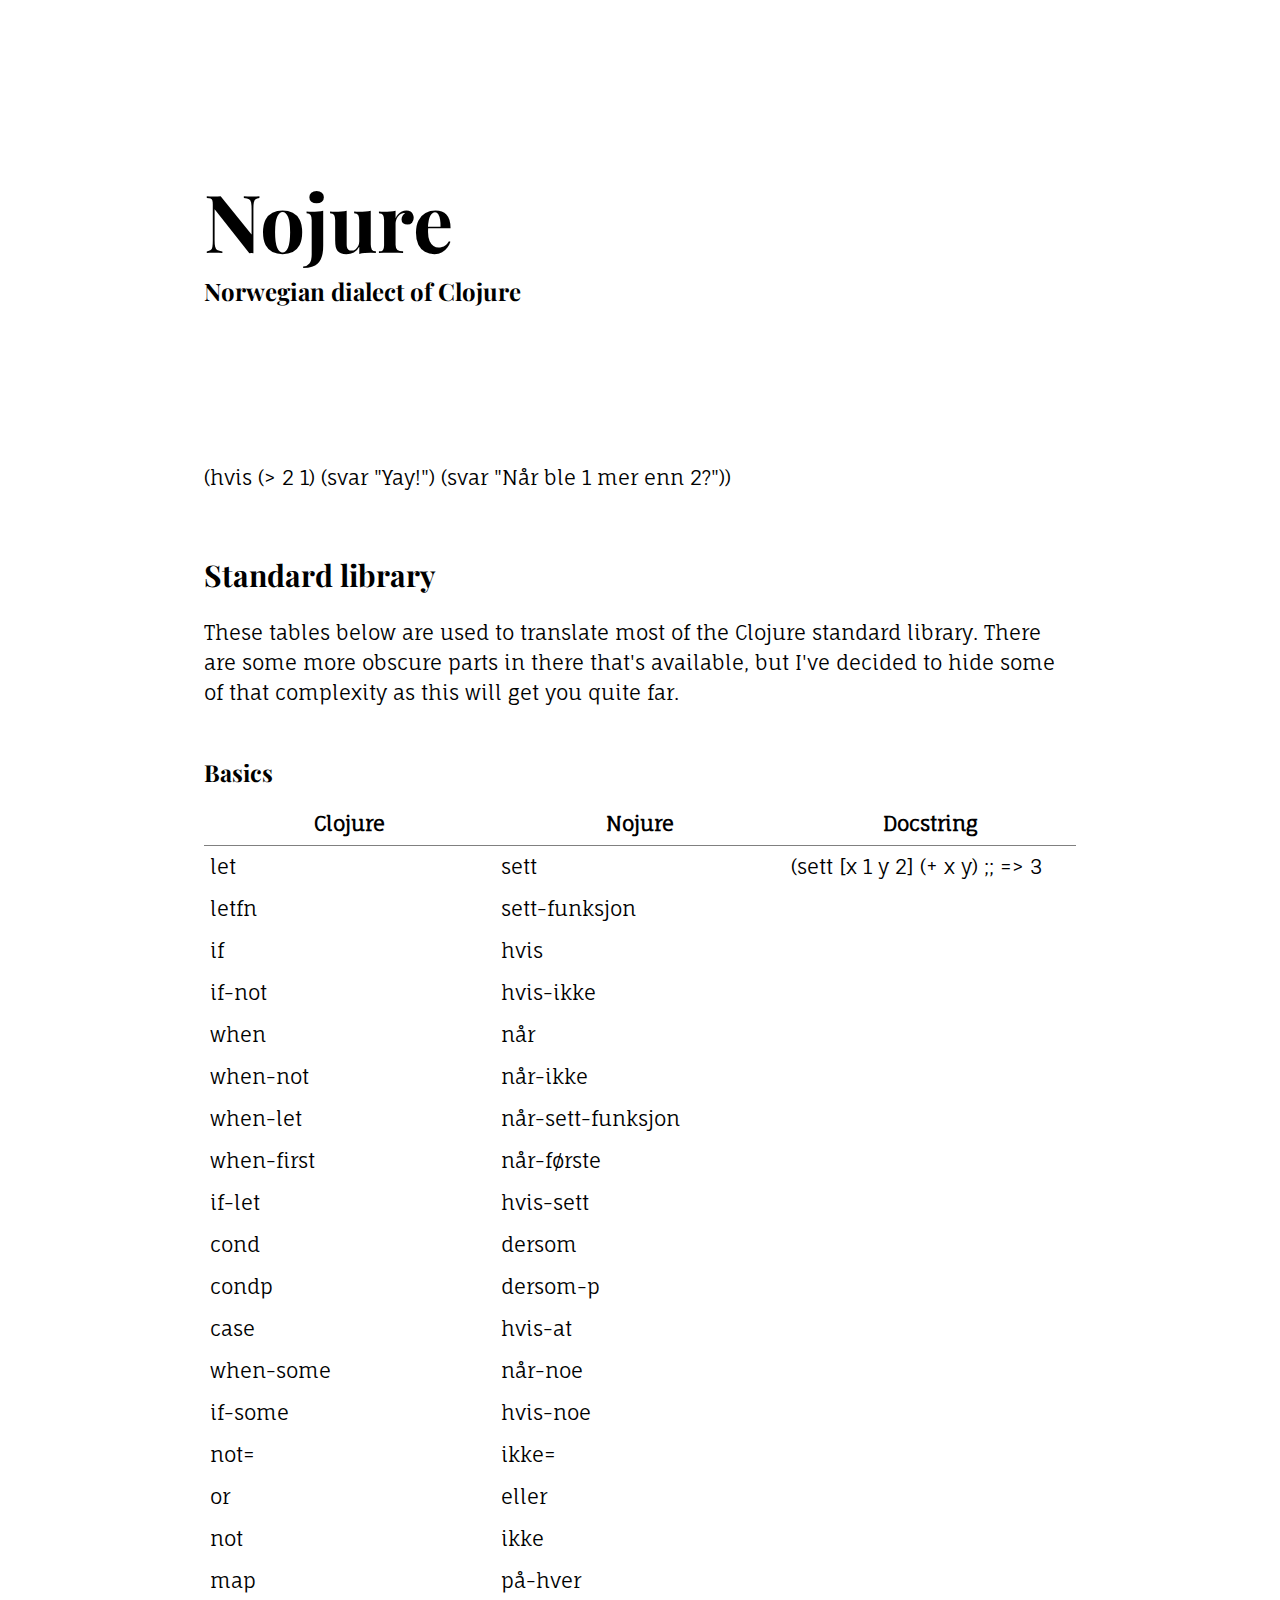
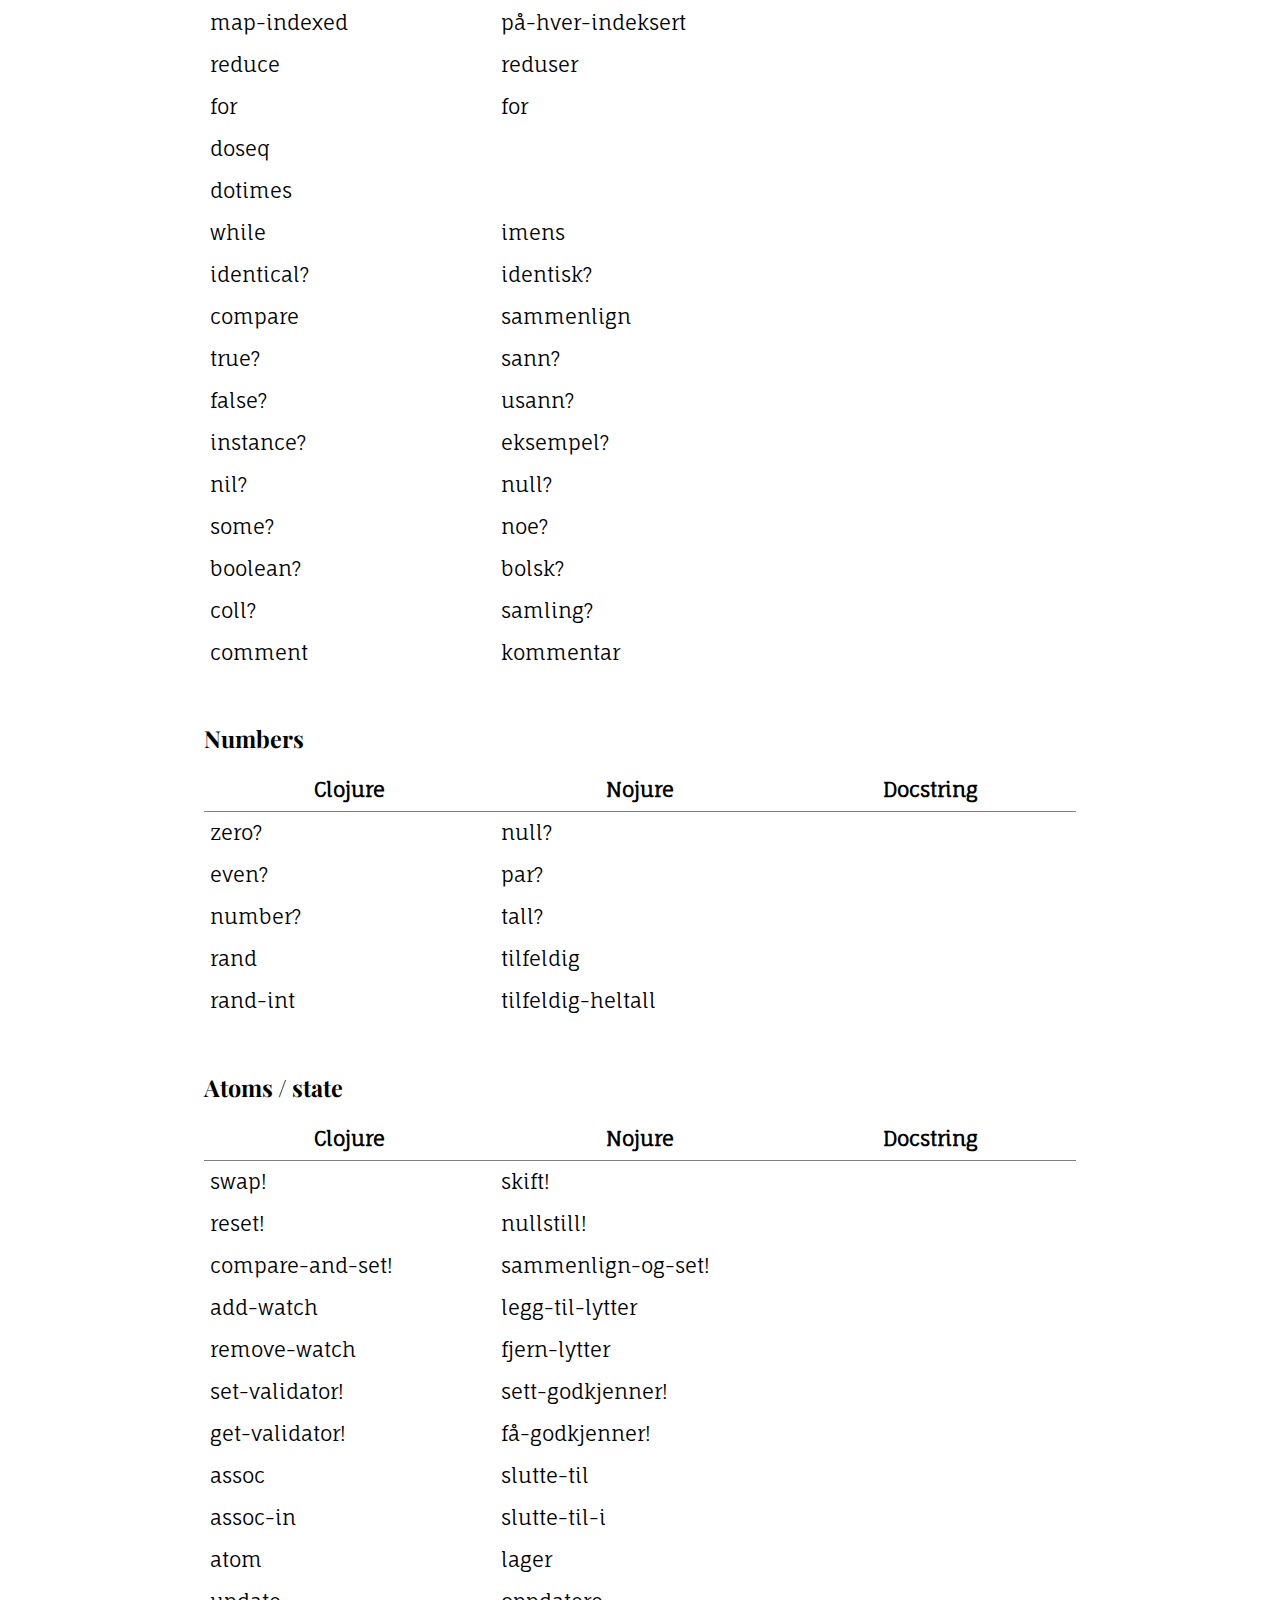
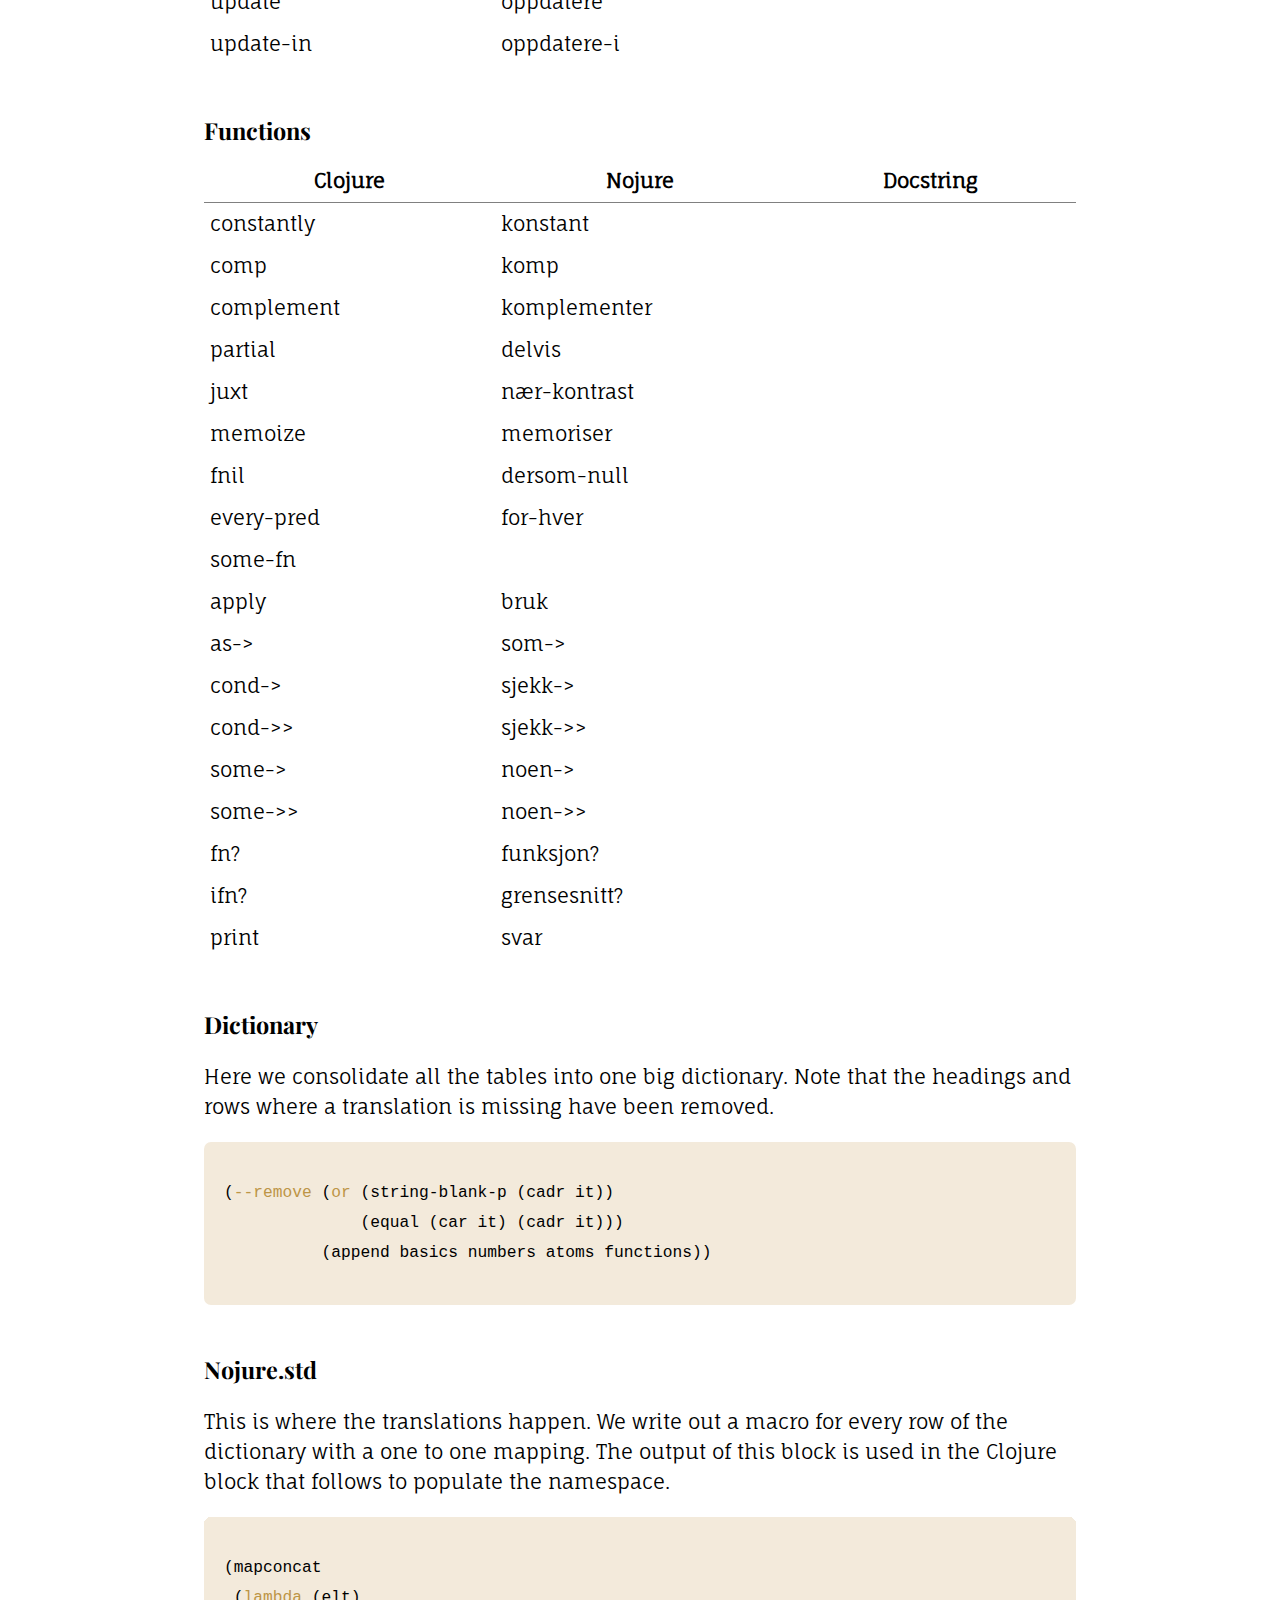
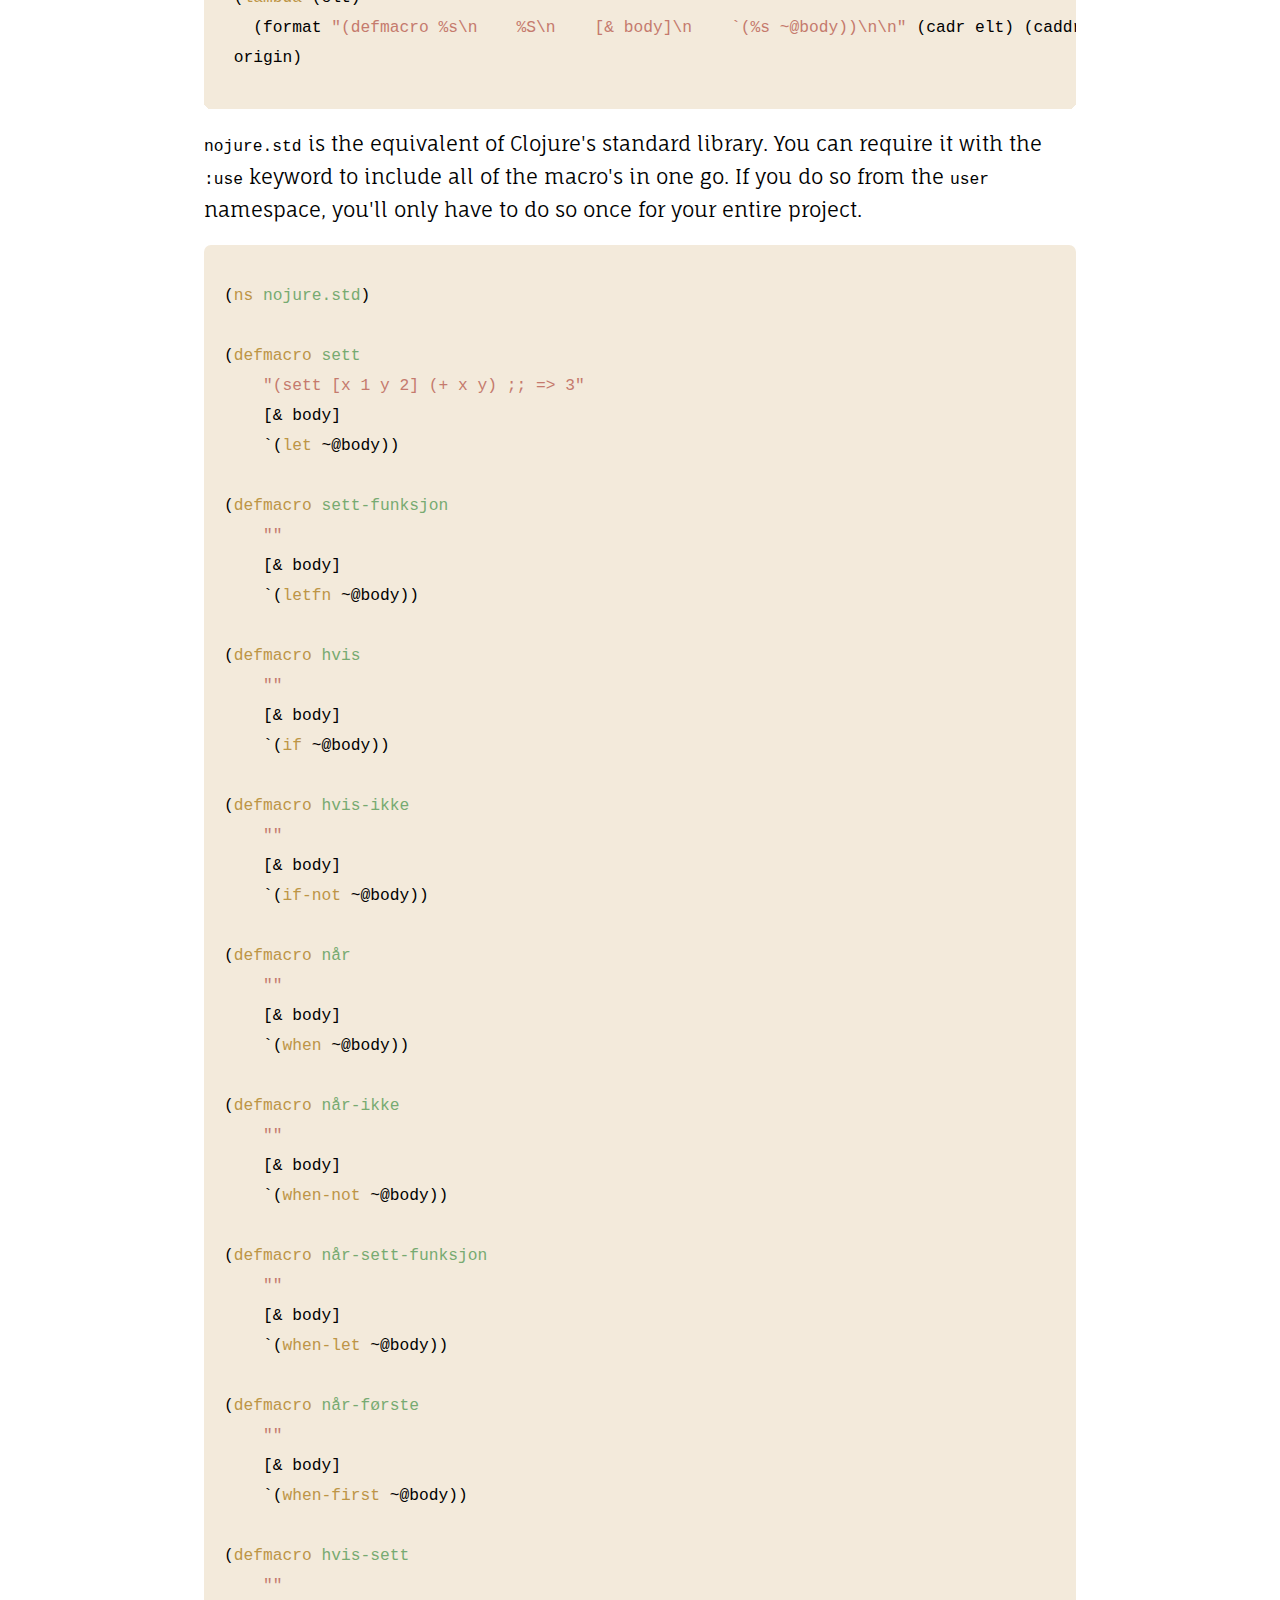
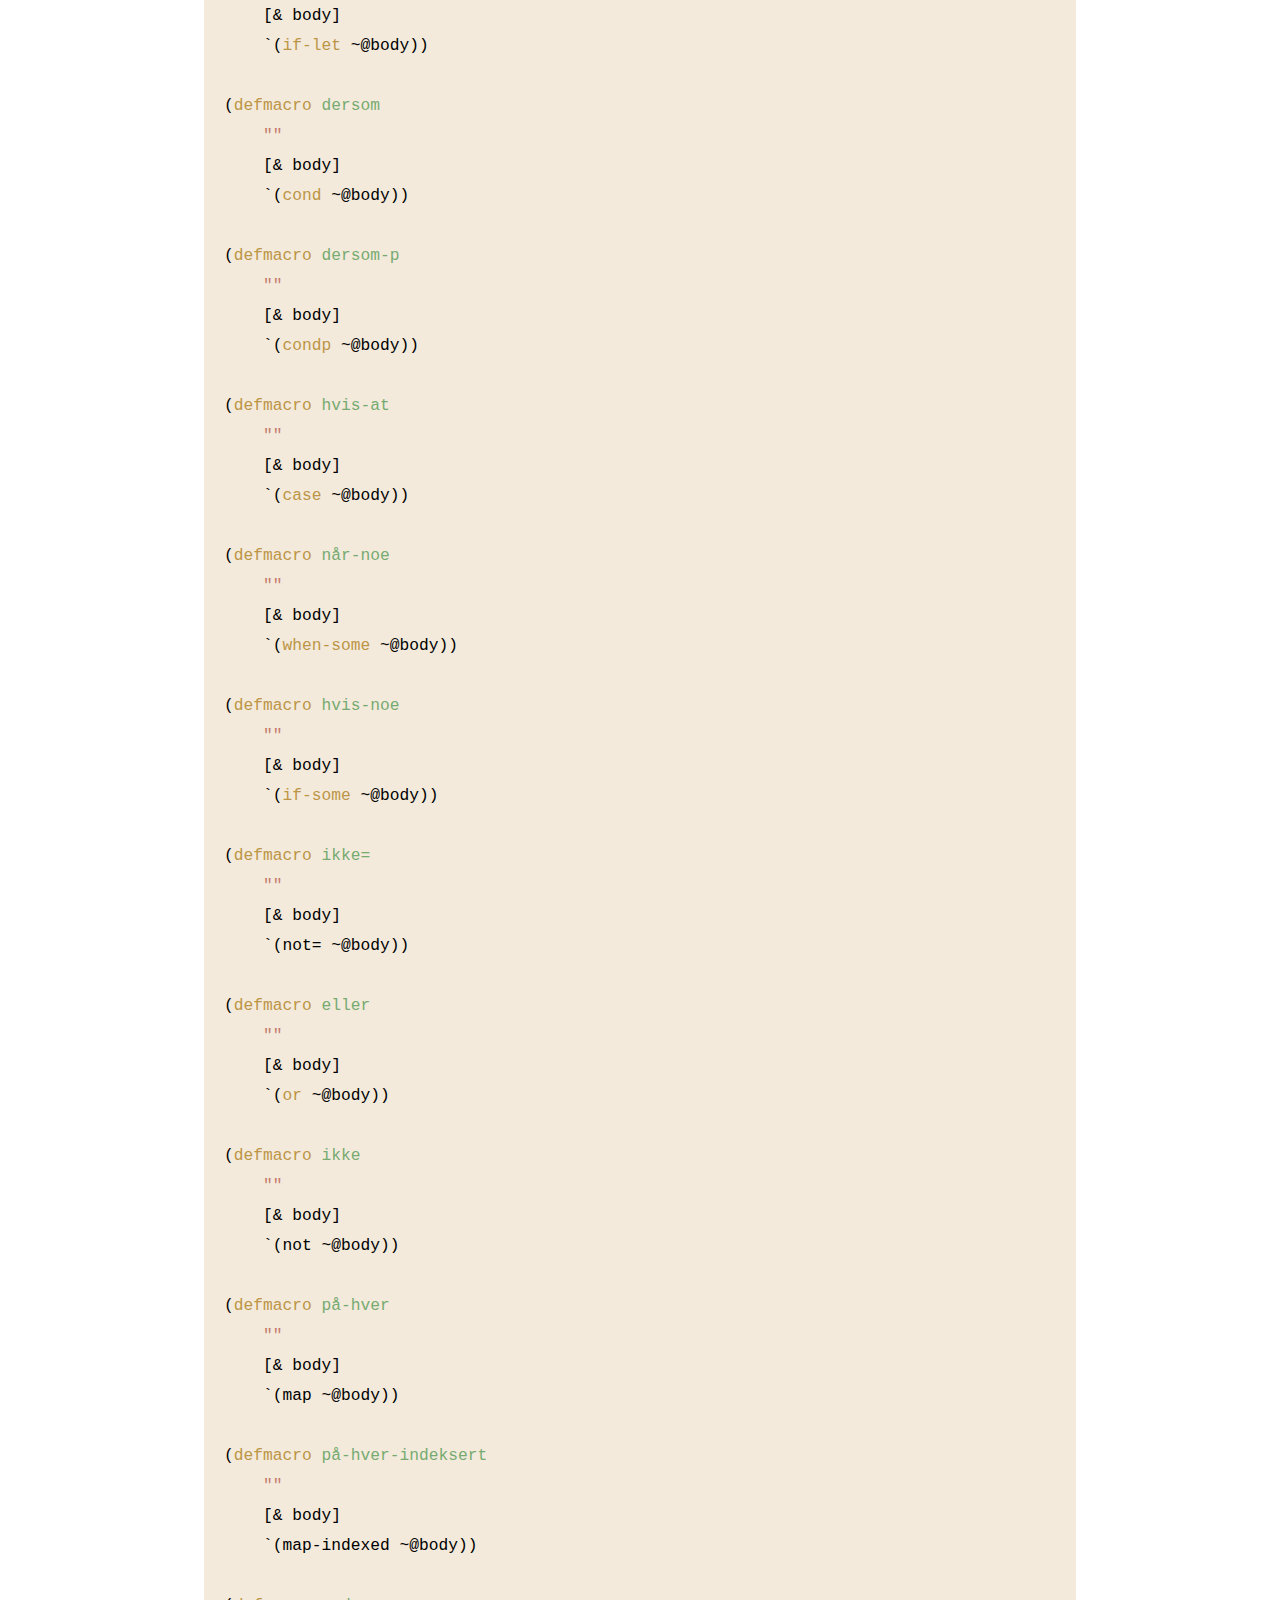
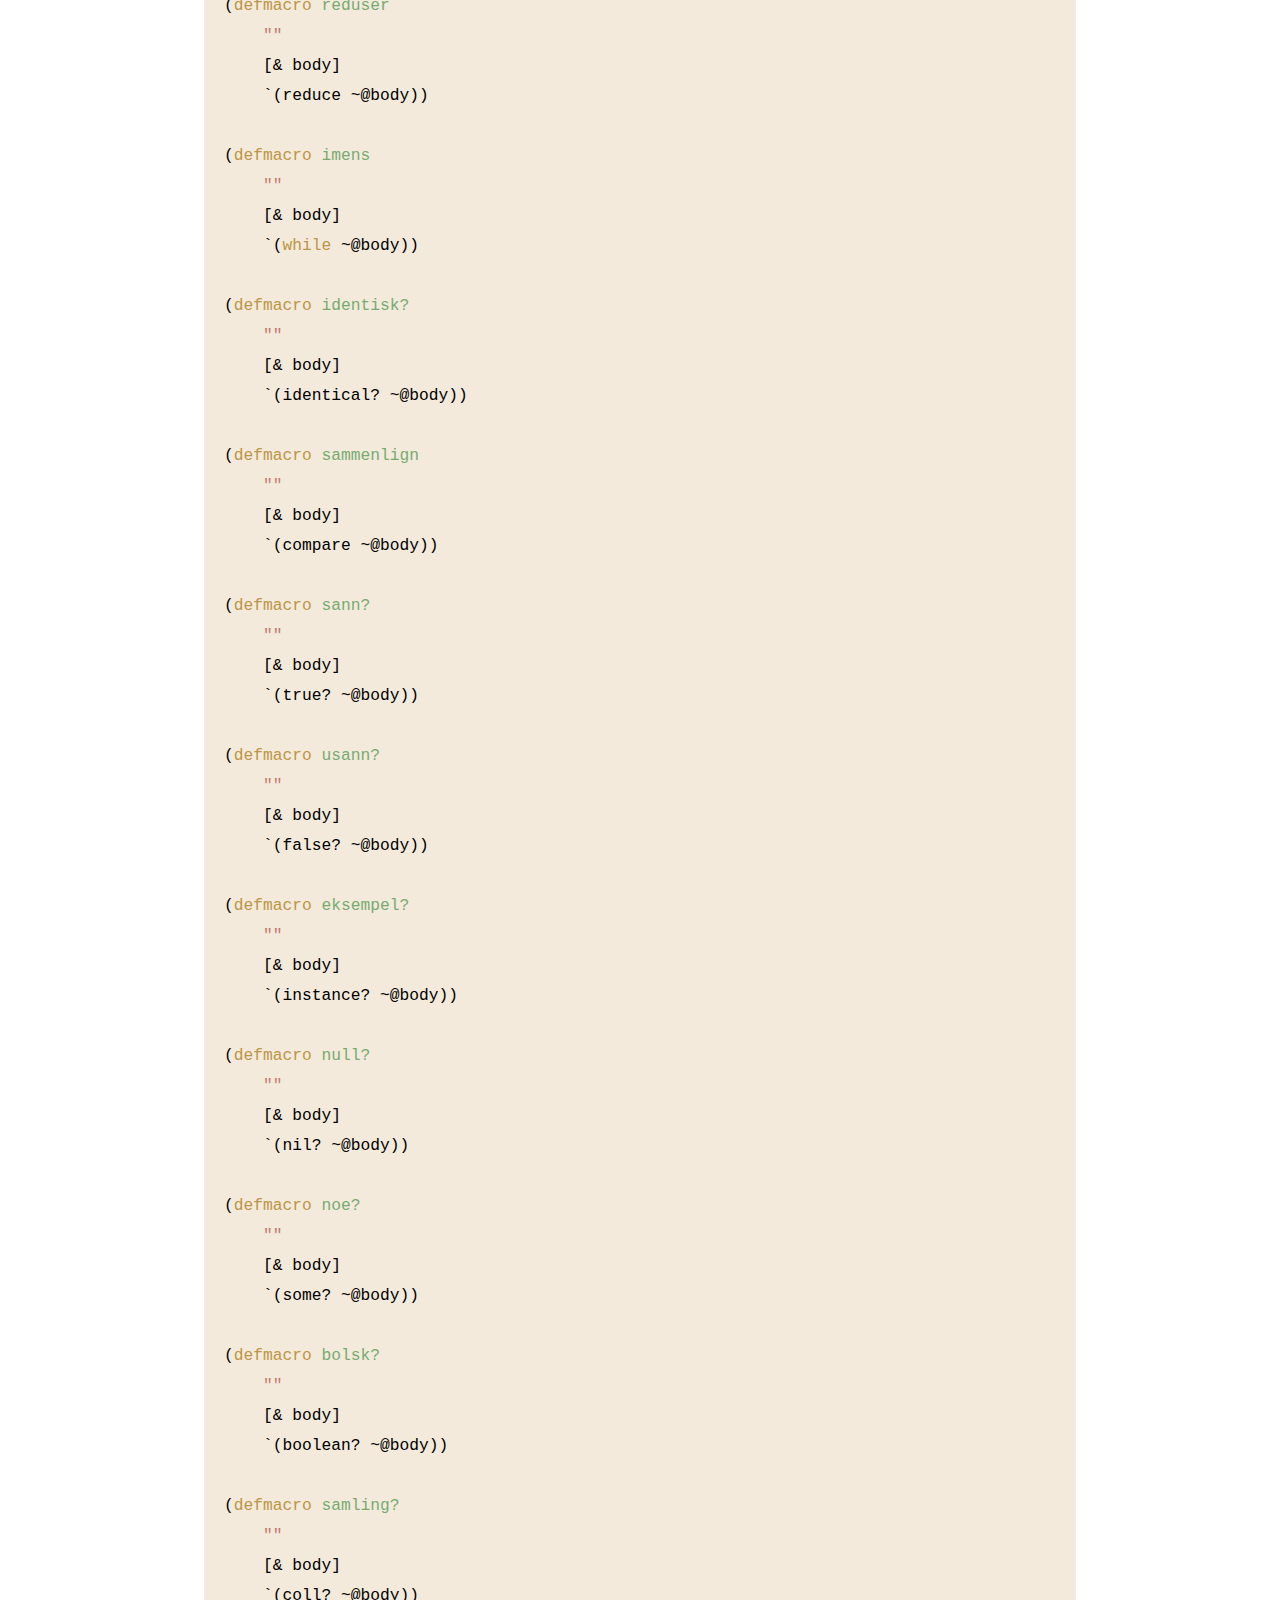
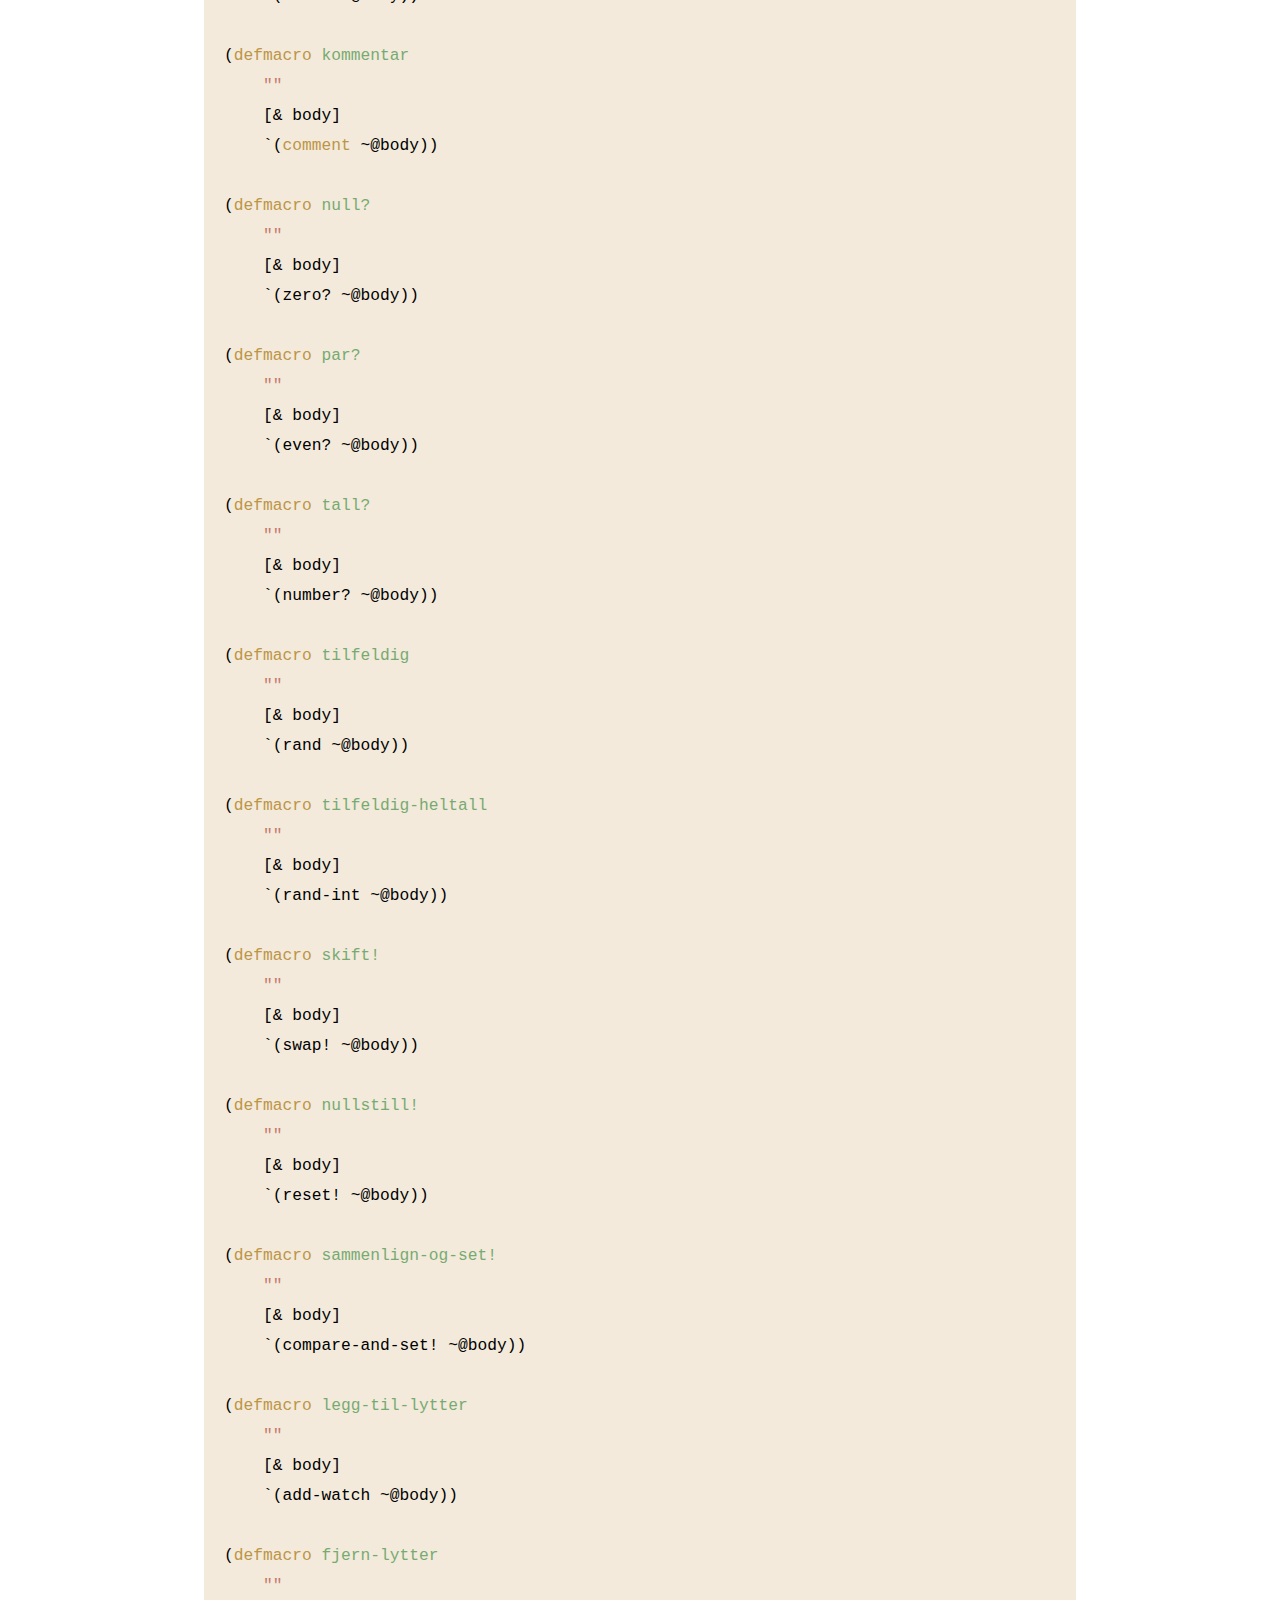
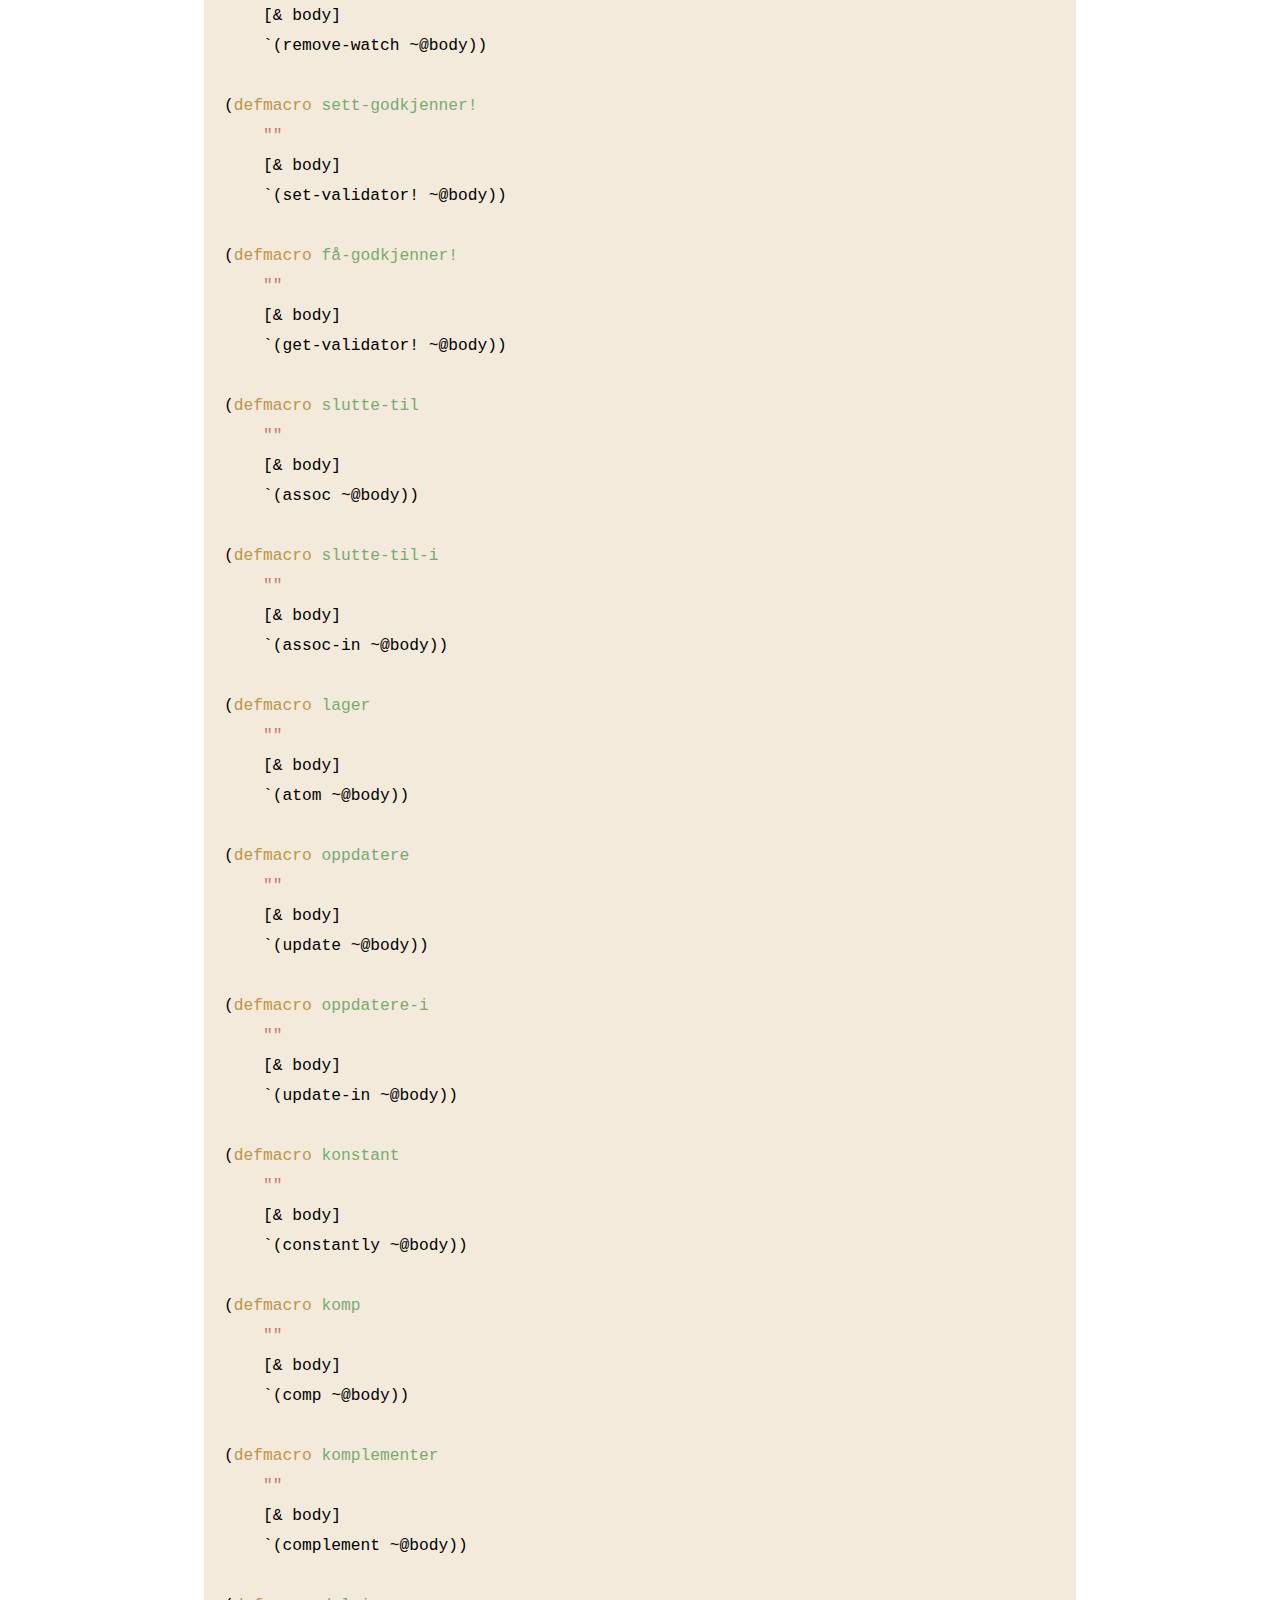
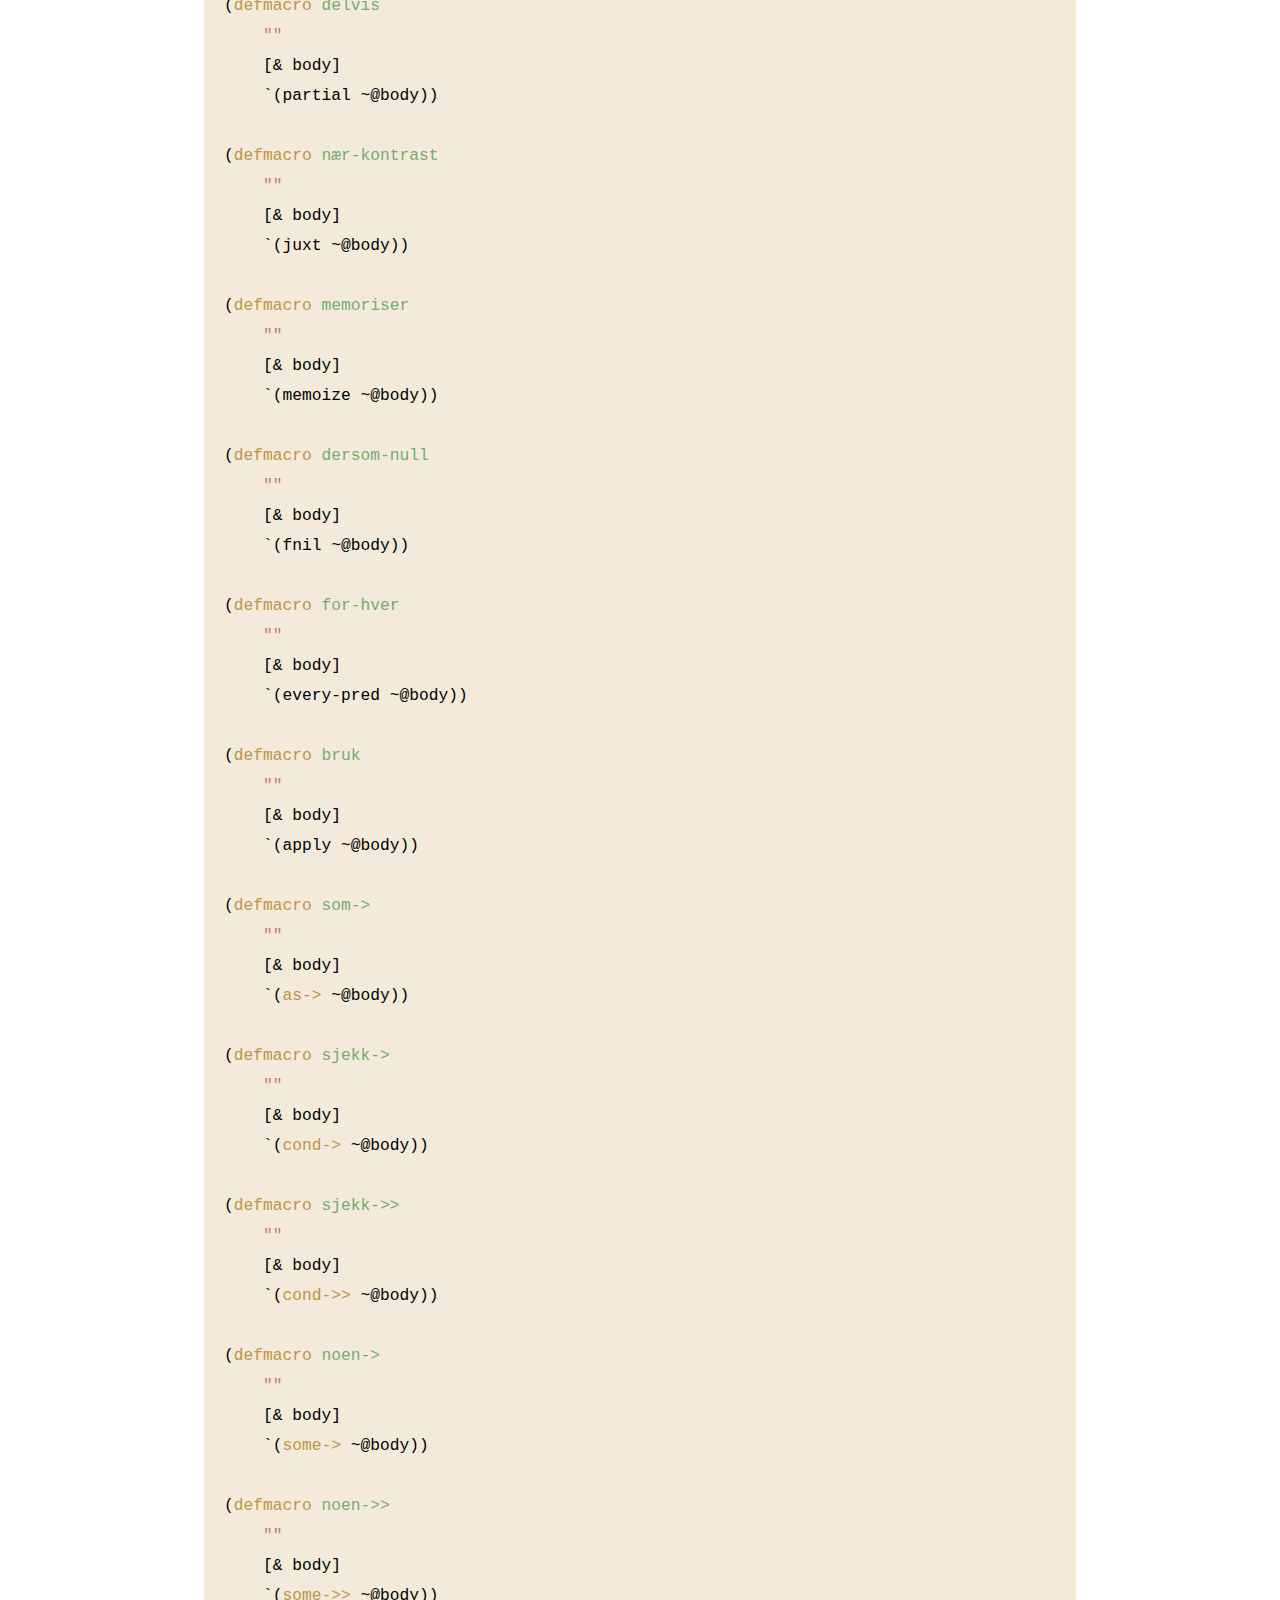
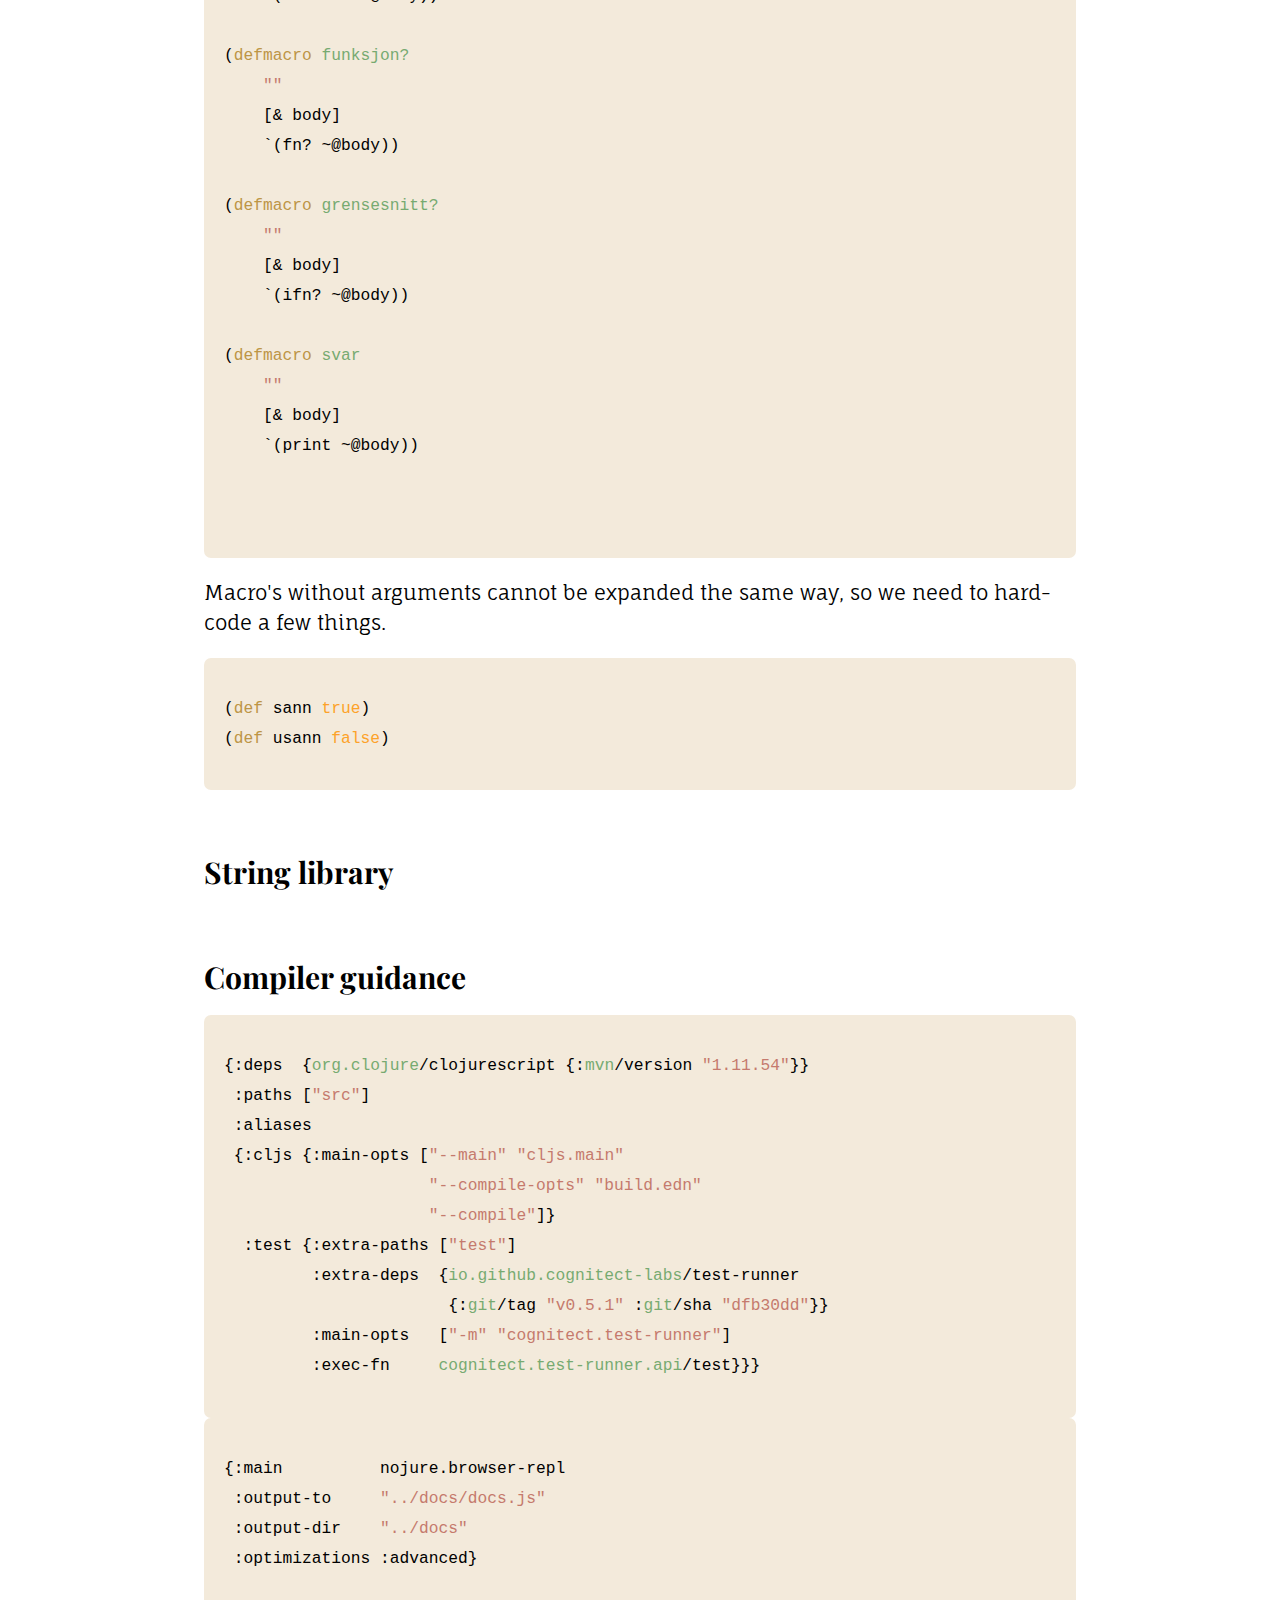
<file: docs/index.html>
<?xml version="1.0" encoding="utf-8"?>
<!DOCTYPE html PUBLIC "-//W3C//DTD XHTML 1.0 Strict//EN"
"http://www.w3.org/TR/xhtml1/DTD/xhtml1-strict.dtd">
<html xmlns="http://www.w3.org/1999/xhtml" lang="en" xml:lang="en">
<head>
<!-- 2022-09-21 Wed 12:53 -->
<meta http-equiv="Content-Type" content="text/html;charset=utf-8" />
<meta name="viewport" content="width=device-width, initial-scale=1" />
<title>Nojure</title>
<meta name="author" content="Henrik Kjerringvåg" />
<meta name="generator" content="Org Mode" />
<link rel='stylesheet' href='./docs.css'><script defer src='./docs.js'></script>
</head>
<body>
<div id="content" class="content">
<h1 class="title">Nojure
<br />
<span class="subtitle">Norwegian dialect of Clojure</span>
</h1>
<div id="repl" contenteditable="true"></div>

<div id="outline-container-org35fac36" class="outline-2">
<h2 id="org35fac36">Standard library</h2>
<div class="outline-text-2" id="text-org35fac36">
<p>
These tables below are used to translate most of the Clojure standard
library. There are some more obscure parts in there that's available,
but I've decided to hide some of that complexity as this will get you
quite far.
</p>
</div>

<div id="outline-container-orgf9c32ec" class="outline-3">
<h3 id="orgf9c32ec">Basics</h3>
<div class="outline-text-3" id="text-orgf9c32ec">
<table id="org0a3d550" border="2" cellspacing="0" cellpadding="6" rules="groups" frame="hsides">


<colgroup>
<col  class="org-left" />

<col  class="org-left" />

<col  class="org-left" />
</colgroup>
<thead>
<tr>
<th scope="col" class="org-left">Clojure</th>
<th scope="col" class="org-left">Nojure</th>
<th scope="col" class="org-left">Docstring</th>
</tr>
</thead>
<tbody>
<tr>
<td class="org-left">let</td>
<td class="org-left">sett</td>
<td class="org-left">(sett [x 1 y 2] (+ x y) ;; =&gt; 3</td>
</tr>

<tr>
<td class="org-left">letfn</td>
<td class="org-left">sett-funksjon</td>
<td class="org-left">&#xa0;</td>
</tr>

<tr>
<td class="org-left">if</td>
<td class="org-left">hvis</td>
<td class="org-left">&#xa0;</td>
</tr>

<tr>
<td class="org-left">if-not</td>
<td class="org-left">hvis-ikke</td>
<td class="org-left">&#xa0;</td>
</tr>

<tr>
<td class="org-left">when</td>
<td class="org-left">når</td>
<td class="org-left">&#xa0;</td>
</tr>

<tr>
<td class="org-left">when-not</td>
<td class="org-left">når-ikke</td>
<td class="org-left">&#xa0;</td>
</tr>

<tr>
<td class="org-left">when-let</td>
<td class="org-left">når-sett-funksjon</td>
<td class="org-left">&#xa0;</td>
</tr>

<tr>
<td class="org-left">when-first</td>
<td class="org-left">når-første</td>
<td class="org-left">&#xa0;</td>
</tr>

<tr>
<td class="org-left">if-let</td>
<td class="org-left">hvis-sett</td>
<td class="org-left">&#xa0;</td>
</tr>

<tr>
<td class="org-left">cond</td>
<td class="org-left">dersom</td>
<td class="org-left">&#xa0;</td>
</tr>

<tr>
<td class="org-left">condp</td>
<td class="org-left">dersom-p</td>
<td class="org-left">&#xa0;</td>
</tr>

<tr>
<td class="org-left">case</td>
<td class="org-left">hvis-at</td>
<td class="org-left">&#xa0;</td>
</tr>

<tr>
<td class="org-left">when-some</td>
<td class="org-left">når-noe</td>
<td class="org-left">&#xa0;</td>
</tr>

<tr>
<td class="org-left">if-some</td>
<td class="org-left">hvis-noe</td>
<td class="org-left">&#xa0;</td>
</tr>

<tr>
<td class="org-left">not=</td>
<td class="org-left">ikke=</td>
<td class="org-left">&#xa0;</td>
</tr>

<tr>
<td class="org-left">or</td>
<td class="org-left">eller</td>
<td class="org-left">&#xa0;</td>
</tr>

<tr>
<td class="org-left">not</td>
<td class="org-left">ikke</td>
<td class="org-left">&#xa0;</td>
</tr>

<tr>
<td class="org-left">map</td>
<td class="org-left">på-hver</td>
<td class="org-left">&#xa0;</td>
</tr>

<tr>
<td class="org-left">map-indexed</td>
<td class="org-left">på-hver-indeksert</td>
<td class="org-left">&#xa0;</td>
</tr>

<tr>
<td class="org-left">reduce</td>
<td class="org-left">reduser</td>
<td class="org-left">&#xa0;</td>
</tr>

<tr>
<td class="org-left">for</td>
<td class="org-left">for</td>
<td class="org-left">&#xa0;</td>
</tr>

<tr>
<td class="org-left">doseq</td>
<td class="org-left">&#xa0;</td>
<td class="org-left">&#xa0;</td>
</tr>

<tr>
<td class="org-left">dotimes</td>
<td class="org-left">&#xa0;</td>
<td class="org-left">&#xa0;</td>
</tr>

<tr>
<td class="org-left">while</td>
<td class="org-left">imens</td>
<td class="org-left">&#xa0;</td>
</tr>

<tr>
<td class="org-left">identical?</td>
<td class="org-left">identisk?</td>
<td class="org-left">&#xa0;</td>
</tr>

<tr>
<td class="org-left">compare</td>
<td class="org-left">sammenlign</td>
<td class="org-left">&#xa0;</td>
</tr>

<tr>
<td class="org-left">true?</td>
<td class="org-left">sann?</td>
<td class="org-left">&#xa0;</td>
</tr>

<tr>
<td class="org-left">false?</td>
<td class="org-left">usann?</td>
<td class="org-left">&#xa0;</td>
</tr>

<tr>
<td class="org-left">instance?</td>
<td class="org-left">eksempel?</td>
<td class="org-left">&#xa0;</td>
</tr>

<tr>
<td class="org-left">nil?</td>
<td class="org-left">null?</td>
<td class="org-left">&#xa0;</td>
</tr>

<tr>
<td class="org-left">some?</td>
<td class="org-left">noe?</td>
<td class="org-left">&#xa0;</td>
</tr>

<tr>
<td class="org-left">boolean?</td>
<td class="org-left">bolsk?</td>
<td class="org-left">&#xa0;</td>
</tr>

<tr>
<td class="org-left">coll?</td>
<td class="org-left">samling?</td>
<td class="org-left">&#xa0;</td>
</tr>

<tr>
<td class="org-left">comment</td>
<td class="org-left">kommentar</td>
<td class="org-left">&#xa0;</td>
</tr>
</tbody>
</table>
</div>
</div>

<div id="outline-container-orgd7154a6" class="outline-3">
<h3 id="orgd7154a6">Numbers</h3>
<div class="outline-text-3" id="text-orgd7154a6">
<table id="org0af4ad1" border="2" cellspacing="0" cellpadding="6" rules="groups" frame="hsides">


<colgroup>
<col  class="org-left" />

<col  class="org-left" />

<col  class="org-left" />
</colgroup>
<thead>
<tr>
<th scope="col" class="org-left">Clojure</th>
<th scope="col" class="org-left">Nojure</th>
<th scope="col" class="org-left">Docstring</th>
</tr>
</thead>
<tbody>
<tr>
<td class="org-left">zero?</td>
<td class="org-left">null?</td>
<td class="org-left">&#xa0;</td>
</tr>

<tr>
<td class="org-left">even?</td>
<td class="org-left">par?</td>
<td class="org-left">&#xa0;</td>
</tr>

<tr>
<td class="org-left">number?</td>
<td class="org-left">tall?</td>
<td class="org-left">&#xa0;</td>
</tr>

<tr>
<td class="org-left">rand</td>
<td class="org-left">tilfeldig</td>
<td class="org-left">&#xa0;</td>
</tr>

<tr>
<td class="org-left">rand-int</td>
<td class="org-left">tilfeldig-heltall</td>
<td class="org-left">&#xa0;</td>
</tr>
</tbody>
</table>
</div>
</div>

<div id="outline-container-org98f526c" class="outline-3">
<h3 id="org98f526c">Atoms / state</h3>
<div class="outline-text-3" id="text-org98f526c">
<table id="org0768592" border="2" cellspacing="0" cellpadding="6" rules="groups" frame="hsides">


<colgroup>
<col  class="org-left" />

<col  class="org-left" />

<col  class="org-left" />
</colgroup>
<thead>
<tr>
<th scope="col" class="org-left">Clojure</th>
<th scope="col" class="org-left">Nojure</th>
<th scope="col" class="org-left">Docstring</th>
</tr>
</thead>
<tbody>
<tr>
<td class="org-left">swap!</td>
<td class="org-left">skift!</td>
<td class="org-left">&#xa0;</td>
</tr>

<tr>
<td class="org-left">reset!</td>
<td class="org-left">nullstill!</td>
<td class="org-left">&#xa0;</td>
</tr>

<tr>
<td class="org-left">compare-and-set!</td>
<td class="org-left">sammenlign-og-set!</td>
<td class="org-left">&#xa0;</td>
</tr>

<tr>
<td class="org-left">add-watch</td>
<td class="org-left">legg-til-lytter</td>
<td class="org-left">&#xa0;</td>
</tr>

<tr>
<td class="org-left">remove-watch</td>
<td class="org-left">fjern-lytter</td>
<td class="org-left">&#xa0;</td>
</tr>

<tr>
<td class="org-left">set-validator!</td>
<td class="org-left">sett-godkjenner!</td>
<td class="org-left">&#xa0;</td>
</tr>

<tr>
<td class="org-left">get-validator!</td>
<td class="org-left">få-godkjenner!</td>
<td class="org-left">&#xa0;</td>
</tr>

<tr>
<td class="org-left">assoc</td>
<td class="org-left">slutte-til</td>
<td class="org-left">&#xa0;</td>
</tr>

<tr>
<td class="org-left">assoc-in</td>
<td class="org-left">slutte-til-i</td>
<td class="org-left">&#xa0;</td>
</tr>

<tr>
<td class="org-left">atom</td>
<td class="org-left">lager</td>
<td class="org-left">&#xa0;</td>
</tr>

<tr>
<td class="org-left">update</td>
<td class="org-left">oppdatere</td>
<td class="org-left">&#xa0;</td>
</tr>

<tr>
<td class="org-left">update-in</td>
<td class="org-left">oppdatere-i</td>
<td class="org-left">&#xa0;</td>
</tr>
</tbody>
</table>
</div>
</div>

<div id="outline-container-org16291ae" class="outline-3">
<h3 id="org16291ae">Functions</h3>
<div class="outline-text-3" id="text-org16291ae">
<table id="org4ffab5c" border="2" cellspacing="0" cellpadding="6" rules="groups" frame="hsides">


<colgroup>
<col  class="org-left" />

<col  class="org-left" />

<col  class="org-left" />
</colgroup>
<thead>
<tr>
<th scope="col" class="org-left">Clojure</th>
<th scope="col" class="org-left">Nojure</th>
<th scope="col" class="org-left">Docstring</th>
</tr>
</thead>
<tbody>
<tr>
<td class="org-left">constantly</td>
<td class="org-left">konstant</td>
<td class="org-left">&#xa0;</td>
</tr>

<tr>
<td class="org-left">comp</td>
<td class="org-left">komp</td>
<td class="org-left">&#xa0;</td>
</tr>

<tr>
<td class="org-left">complement</td>
<td class="org-left">komplementer</td>
<td class="org-left">&#xa0;</td>
</tr>

<tr>
<td class="org-left">partial</td>
<td class="org-left">delvis</td>
<td class="org-left">&#xa0;</td>
</tr>

<tr>
<td class="org-left">juxt</td>
<td class="org-left">nær-kontrast</td>
<td class="org-left">&#xa0;</td>
</tr>

<tr>
<td class="org-left">memoize</td>
<td class="org-left">memoriser</td>
<td class="org-left">&#xa0;</td>
</tr>

<tr>
<td class="org-left">fnil</td>
<td class="org-left">dersom-null</td>
<td class="org-left">&#xa0;</td>
</tr>

<tr>
<td class="org-left">every-pred</td>
<td class="org-left">for-hver</td>
<td class="org-left">&#xa0;</td>
</tr>

<tr>
<td class="org-left">some-fn</td>
<td class="org-left">&#xa0;</td>
<td class="org-left">&#xa0;</td>
</tr>

<tr>
<td class="org-left">apply</td>
<td class="org-left">bruk</td>
<td class="org-left">&#xa0;</td>
</tr>

<tr>
<td class="org-left">as-&gt;</td>
<td class="org-left">som-&gt;</td>
<td class="org-left">&#xa0;</td>
</tr>

<tr>
<td class="org-left">cond-&gt;</td>
<td class="org-left">sjekk-&gt;</td>
<td class="org-left">&#xa0;</td>
</tr>

<tr>
<td class="org-left">cond-&gt;&gt;</td>
<td class="org-left">sjekk-&gt;&gt;</td>
<td class="org-left">&#xa0;</td>
</tr>

<tr>
<td class="org-left">some-&gt;</td>
<td class="org-left">noen-&gt;</td>
<td class="org-left">&#xa0;</td>
</tr>

<tr>
<td class="org-left">some-&gt;&gt;</td>
<td class="org-left">noen-&gt;&gt;</td>
<td class="org-left">&#xa0;</td>
</tr>

<tr>
<td class="org-left">fn?</td>
<td class="org-left">funksjon?</td>
<td class="org-left">&#xa0;</td>
</tr>

<tr>
<td class="org-left">ifn?</td>
<td class="org-left">grensesnitt?</td>
<td class="org-left">&#xa0;</td>
</tr>

<tr>
<td class="org-left">print</td>
<td class="org-left">svar</td>
<td class="org-left">&#xa0;</td>
</tr>
</tbody>
</table>
</div>
</div>


<div id="outline-container-org5ce1f21" class="outline-3">
<h3 id="org5ce1f21">Dictionary</h3>
<div class="outline-text-3" id="text-org5ce1f21">
<p>
Here we consolidate all the tables into one big dictionary. Note that
the headings and rows where a translation is missing have been removed.
</p>
<div class="org-src-container">
<pre class="src src-emacs-lisp" id="orgf305c3d">(<span class="org-keyword">--remove</span> (<span class="org-keyword">or</span> (string-blank-p (cadr it))
              (equal (car it) (cadr it)))
          (append basics numbers atoms functions))
</pre>
</div>
</div>
</div>


<div id="outline-container-org0da2cab" class="outline-3">
<h3 id="org0da2cab">Nojure.std</h3>
<div class="outline-text-3" id="text-org0da2cab">
<p>
This is where the translations happen. We write out a macro for every
row of the dictionary with a one to one mapping. The output of this
block is used in the Clojure block that follows to populate the namespace.
</p>
<div class="org-src-container">
<pre class="src src-emacs-lisp" id="org59cb70f">(mapconcat
 (<span class="org-keyword">lambda</span> (elt)
   (format <span class="org-string">"(defmacro %s\n    %S\n    [&amp; body]\n    `(%s ~@body))\n\n"</span> (cadr elt) (caddr elt) (car elt)))
 origin)
</pre>
</div>

<p>
<code>nojure.std</code> is the equivalent of Clojure's standard library. You can
require it with the <code>:use</code> keyword to include all of the macro's in one
go. If you do so from the <code>user</code> namespace, you'll only have to do so
once for your entire project.
</p>
<div class="org-src-container">
<pre class="src src-clojure">(<span class="org-keyword">ns</span> <span class="org-type">nojure.std</span>)

(<span class="org-keyword">defmacro</span> <span class="org-function-name">sett</span>
    <span class="org-doc">"(sett [x 1 y 2] (+ x y) ;; =&gt; 3"</span>
    [&amp; body]
    `(<span class="org-keyword">let</span> ~@body))

(<span class="org-keyword">defmacro</span> <span class="org-function-name">sett-funksjon</span>
    <span class="org-doc">""</span>
    [&amp; body]
    `(<span class="org-keyword">letfn</span> ~@body))

(<span class="org-keyword">defmacro</span> <span class="org-function-name">hvis</span>
    <span class="org-doc">""</span>
    [&amp; body]
    `(<span class="org-keyword">if</span> ~@body))

(<span class="org-keyword">defmacro</span> <span class="org-function-name">hvis-ikke</span>
    <span class="org-doc">""</span>
    [&amp; body]
    `(<span class="org-keyword">if-not</span> ~@body))

(<span class="org-keyword">defmacro</span> <span class="org-function-name">n&#229;r</span>
    <span class="org-doc">""</span>
    [&amp; body]
    `(<span class="org-keyword">when</span> ~@body))

(<span class="org-keyword">defmacro</span> <span class="org-function-name">n&#229;r-ikke</span>
    <span class="org-doc">""</span>
    [&amp; body]
    `(<span class="org-keyword">when-not</span> ~@body))

(<span class="org-keyword">defmacro</span> <span class="org-function-name">n&#229;r-sett-funksjon</span>
    <span class="org-doc">""</span>
    [&amp; body]
    `(<span class="org-keyword">when-let</span> ~@body))

(<span class="org-keyword">defmacro</span> <span class="org-function-name">n&#229;r-f&#248;rste</span>
    <span class="org-doc">""</span>
    [&amp; body]
    `(<span class="org-keyword">when-first</span> ~@body))

(<span class="org-keyword">defmacro</span> <span class="org-function-name">hvis-sett</span>
    <span class="org-doc">""</span>
    [&amp; body]
    `(<span class="org-keyword">if-let</span> ~@body))

(<span class="org-keyword">defmacro</span> <span class="org-function-name">dersom</span>
    <span class="org-doc">""</span>
    [&amp; body]
    `(<span class="org-keyword">cond</span> ~@body))

(<span class="org-keyword">defmacro</span> <span class="org-function-name">dersom-p</span>
    <span class="org-doc">""</span>
    [&amp; body]
    `(<span class="org-keyword">condp</span> ~@body))

(<span class="org-keyword">defmacro</span> <span class="org-function-name">hvis-at</span>
    <span class="org-doc">""</span>
    [&amp; body]
    `(<span class="org-keyword">case</span> ~@body))

(<span class="org-keyword">defmacro</span> <span class="org-function-name">n&#229;r-noe</span>
    <span class="org-doc">""</span>
    [&amp; body]
    `(<span class="org-keyword">when-some</span> ~@body))

(<span class="org-keyword">defmacro</span> <span class="org-function-name">hvis-noe</span>
    <span class="org-doc">""</span>
    [&amp; body]
    `(<span class="org-keyword">if-some</span> ~@body))

(<span class="org-keyword">defmacro</span> <span class="org-function-name">ikke=</span>
    <span class="org-doc">""</span>
    [&amp; body]
    `(not= ~@body))

(<span class="org-keyword">defmacro</span> <span class="org-function-name">eller</span>
    <span class="org-doc">""</span>
    [&amp; body]
    `(<span class="org-keyword">or</span> ~@body))

(<span class="org-keyword">defmacro</span> <span class="org-function-name">ikke</span>
    <span class="org-doc">""</span>
    [&amp; body]
    `(not ~@body))

(<span class="org-keyword">defmacro</span> <span class="org-function-name">p&#229;-hver</span>
    <span class="org-doc">""</span>
    [&amp; body]
    `(map ~@body))

(<span class="org-keyword">defmacro</span> <span class="org-function-name">p&#229;-hver-indeksert</span>
    <span class="org-doc">""</span>
    [&amp; body]
    `(map-indexed ~@body))

(<span class="org-keyword">defmacro</span> <span class="org-function-name">reduser</span>
    <span class="org-doc">""</span>
    [&amp; body]
    `(reduce ~@body))

(<span class="org-keyword">defmacro</span> <span class="org-function-name">imens</span>
    <span class="org-doc">""</span>
    [&amp; body]
    `(<span class="org-keyword">while</span> ~@body))

(<span class="org-keyword">defmacro</span> <span class="org-function-name">identisk?</span>
    <span class="org-doc">""</span>
    [&amp; body]
    `(identical? ~@body))

(<span class="org-keyword">defmacro</span> <span class="org-function-name">sammenlign</span>
    <span class="org-doc">""</span>
    [&amp; body]
    `(compare ~@body))

(<span class="org-keyword">defmacro</span> <span class="org-function-name">sann?</span>
    <span class="org-doc">""</span>
    [&amp; body]
    `(true? ~@body))

(<span class="org-keyword">defmacro</span> <span class="org-function-name">usann?</span>
    <span class="org-doc">""</span>
    [&amp; body]
    `(false? ~@body))

(<span class="org-keyword">defmacro</span> <span class="org-function-name">eksempel?</span>
    <span class="org-doc">""</span>
    [&amp; body]
    `(instance? ~@body))

(<span class="org-keyword">defmacro</span> <span class="org-function-name">null?</span>
    <span class="org-doc">""</span>
    [&amp; body]
    `(nil? ~@body))

(<span class="org-keyword">defmacro</span> <span class="org-function-name">noe?</span>
    <span class="org-doc">""</span>
    [&amp; body]
    `(some? ~@body))

(<span class="org-keyword">defmacro</span> <span class="org-function-name">bolsk?</span>
    <span class="org-doc">""</span>
    [&amp; body]
    `(boolean? ~@body))

(<span class="org-keyword">defmacro</span> <span class="org-function-name">samling?</span>
    <span class="org-doc">""</span>
    [&amp; body]
    `(coll? ~@body))

(<span class="org-keyword">defmacro</span> <span class="org-function-name">kommentar</span>
    <span class="org-doc">""</span>
    [&amp; body]
    `(<span class="org-keyword">comment</span> ~@body))

(<span class="org-keyword">defmacro</span> <span class="org-function-name">null?</span>
    <span class="org-doc">""</span>
    [&amp; body]
    `(zero? ~@body))

(<span class="org-keyword">defmacro</span> <span class="org-function-name">par?</span>
    <span class="org-doc">""</span>
    [&amp; body]
    `(even? ~@body))

(<span class="org-keyword">defmacro</span> <span class="org-function-name">tall?</span>
    <span class="org-doc">""</span>
    [&amp; body]
    `(number? ~@body))

(<span class="org-keyword">defmacro</span> <span class="org-function-name">tilfeldig</span>
    <span class="org-doc">""</span>
    [&amp; body]
    `(rand ~@body))

(<span class="org-keyword">defmacro</span> <span class="org-function-name">tilfeldig-heltall</span>
    <span class="org-doc">""</span>
    [&amp; body]
    `(rand-int ~@body))

(<span class="org-keyword">defmacro</span> <span class="org-function-name">skift!</span>
    <span class="org-doc">""</span>
    [&amp; body]
    `(swap! ~@body))

(<span class="org-keyword">defmacro</span> <span class="org-function-name">nullstill!</span>
    <span class="org-doc">""</span>
    [&amp; body]
    `(reset! ~@body))

(<span class="org-keyword">defmacro</span> <span class="org-function-name">sammenlign-og-set!</span>
    <span class="org-doc">""</span>
    [&amp; body]
    `(compare-and-set! ~@body))

(<span class="org-keyword">defmacro</span> <span class="org-function-name">legg-til-lytter</span>
    <span class="org-doc">""</span>
    [&amp; body]
    `(add-watch ~@body))

(<span class="org-keyword">defmacro</span> <span class="org-function-name">fjern-lytter</span>
    <span class="org-doc">""</span>
    [&amp; body]
    `(remove-watch ~@body))

(<span class="org-keyword">defmacro</span> <span class="org-function-name">sett-godkjenner!</span>
    <span class="org-doc">""</span>
    [&amp; body]
    `(set-validator! ~@body))

(<span class="org-keyword">defmacro</span> <span class="org-function-name">f&#229;-godkjenner!</span>
    <span class="org-doc">""</span>
    [&amp; body]
    `(get-validator! ~@body))

(<span class="org-keyword">defmacro</span> <span class="org-function-name">slutte-til</span>
    <span class="org-doc">""</span>
    [&amp; body]
    `(assoc ~@body))

(<span class="org-keyword">defmacro</span> <span class="org-function-name">slutte-til-i</span>
    <span class="org-doc">""</span>
    [&amp; body]
    `(assoc-in ~@body))

(<span class="org-keyword">defmacro</span> <span class="org-function-name">lager</span>
    <span class="org-doc">""</span>
    [&amp; body]
    `(atom ~@body))

(<span class="org-keyword">defmacro</span> <span class="org-function-name">oppdatere</span>
    <span class="org-doc">""</span>
    [&amp; body]
    `(update ~@body))

(<span class="org-keyword">defmacro</span> <span class="org-function-name">oppdatere-i</span>
    <span class="org-doc">""</span>
    [&amp; body]
    `(update-in ~@body))

(<span class="org-keyword">defmacro</span> <span class="org-function-name">konstant</span>
    <span class="org-doc">""</span>
    [&amp; body]
    `(constantly ~@body))

(<span class="org-keyword">defmacro</span> <span class="org-function-name">komp</span>
    <span class="org-doc">""</span>
    [&amp; body]
    `(comp ~@body))

(<span class="org-keyword">defmacro</span> <span class="org-function-name">komplementer</span>
    <span class="org-doc">""</span>
    [&amp; body]
    `(complement ~@body))

(<span class="org-keyword">defmacro</span> <span class="org-function-name">delvis</span>
    <span class="org-doc">""</span>
    [&amp; body]
    `(partial ~@body))

(<span class="org-keyword">defmacro</span> <span class="org-function-name">n&#230;r-kontrast</span>
    <span class="org-doc">""</span>
    [&amp; body]
    `(juxt ~@body))

(<span class="org-keyword">defmacro</span> <span class="org-function-name">memoriser</span>
    <span class="org-doc">""</span>
    [&amp; body]
    `(memoize ~@body))

(<span class="org-keyword">defmacro</span> <span class="org-function-name">dersom-null</span>
    <span class="org-doc">""</span>
    [&amp; body]
    `(fnil ~@body))

(<span class="org-keyword">defmacro</span> <span class="org-function-name">for-hver</span>
    <span class="org-doc">""</span>
    [&amp; body]
    `(every-pred ~@body))

(<span class="org-keyword">defmacro</span> <span class="org-function-name">bruk</span>
    <span class="org-doc">""</span>
    [&amp; body]
    `(apply ~@body))

(<span class="org-keyword">defmacro</span> <span class="org-function-name">som-&gt;</span>
    <span class="org-doc">""</span>
    [&amp; body]
    `(<span class="org-keyword">as-&gt;</span> ~@body))

(<span class="org-keyword">defmacro</span> <span class="org-function-name">sjekk-&gt;</span>
    <span class="org-doc">""</span>
    [&amp; body]
    `(<span class="org-keyword">cond-&gt;</span> ~@body))

(<span class="org-keyword">defmacro</span> <span class="org-function-name">sjekk-&gt;&gt;</span>
    <span class="org-doc">""</span>
    [&amp; body]
    `(<span class="org-keyword">cond-&gt;&gt;</span> ~@body))

(<span class="org-keyword">defmacro</span> <span class="org-function-name">noen-&gt;</span>
    <span class="org-doc">""</span>
    [&amp; body]
    `(<span class="org-keyword">some-&gt;</span> ~@body))

(<span class="org-keyword">defmacro</span> <span class="org-function-name">noen-&gt;&gt;</span>
    <span class="org-doc">""</span>
    [&amp; body]
    `(<span class="org-keyword">some-&gt;&gt;</span> ~@body))

(<span class="org-keyword">defmacro</span> <span class="org-function-name">funksjon?</span>
    <span class="org-doc">""</span>
    [&amp; body]
    `(fn? ~@body))

(<span class="org-keyword">defmacro</span> <span class="org-function-name">grensesnitt?</span>
    <span class="org-doc">""</span>
    [&amp; body]
    `(ifn? ~@body))

(<span class="org-keyword">defmacro</span> <span class="org-function-name">svar</span>
    <span class="org-doc">""</span>
    [&amp; body]
    `(print ~@body))


</pre>
</div>

<p>
Macro's without arguments cannot be expanded the same way, so we need
to hard-code a few things.
</p>
<div class="org-src-container">
<pre class="src src-clojure">(<span class="org-keyword">def</span> <span class="org-variable-name">sann</span> <span class="org-constant">true</span>)
(<span class="org-keyword">def</span> <span class="org-variable-name">usann</span> <span class="org-constant">false</span>)
</pre>
</div>
</div>
</div>
</div>


<div id="outline-container-org1dc73a0" class="outline-2">
<h2 id="org1dc73a0">String library</h2>
</div>



<div id="outline-container-orgef58260" class="outline-2">
<h2 id="orgef58260">Compiler guidance</h2>
<div class="outline-text-2" id="text-orgef58260">
<div class="org-src-container">
<pre class="src src-clojure">{<span class="org-clojure-keyword">:deps</span>  {<span class="org-type">org.clojure</span>/clojurescript {<span class="org-clojure-keyword">:</span><span class="org-type">mvn</span><span class="org-default">/</span><span class="org-clojure-keyword">version</span> <span class="org-string">"1.11.54"</span>}}
 <span class="org-clojure-keyword">:paths</span> [<span class="org-string">"src"</span>]
 <span class="org-clojure-keyword">:aliases</span>
 {<span class="org-clojure-keyword">:cljs</span> {<span class="org-clojure-keyword">:main-opts</span> [<span class="org-string">"--main"</span> <span class="org-string">"cljs.main"</span>
                     <span class="org-string">"--compile-opts"</span> <span class="org-string">"build.edn"</span>
                     <span class="org-string">"--compile"</span>]}
  <span class="org-clojure-keyword">:test</span> {<span class="org-clojure-keyword">:extra-paths</span> [<span class="org-string">"test"</span>]
         <span class="org-clojure-keyword">:extra-deps</span>  {<span class="org-type">io.github.cognitect-labs</span>/test-runner 
                       {<span class="org-clojure-keyword">:</span><span class="org-type">git</span><span class="org-default">/</span><span class="org-clojure-keyword">tag</span> <span class="org-string">"v0.5.1"</span> <span class="org-clojure-keyword">:</span><span class="org-type">git</span><span class="org-default">/</span><span class="org-clojure-keyword">sha</span> <span class="org-string">"dfb30dd"</span>}}
         <span class="org-clojure-keyword">:main-opts</span>   [<span class="org-string">"-m"</span> <span class="org-string">"cognitect.test-runner"</span>]
         <span class="org-clojure-keyword">:exec-fn</span>     <span class="org-type">cognitect.test-runner.api</span>/test}}}
</pre>
</div>

<div class="org-src-container">
<pre class="src src-clojure">{<span class="org-clojure-keyword">:main</span>          nojure.browser-repl
 <span class="org-clojure-keyword">:output-to</span>     <span class="org-string">"../docs/docs.js"</span>
 <span class="org-clojure-keyword">:output-dir</span>    <span class="org-string">"../docs"</span>
 <span class="org-clojure-keyword">:optimizations</span> <span class="org-clojure-keyword">:advanced</span>}
</pre>
</div>
</div>
</div>


<div id="outline-container-org0436f0a" class="outline-2">
<h2 id="org0436f0a">Browser test</h2>
<div class="outline-text-2" id="text-org0436f0a">
<div class="org-src-container">
<pre class="src src-clojurescript">(<span class="org-keyword">ns</span> <span class="org-type">nojure.browser-repl</span>
  (<span class="org-clojure-keyword">:require-macros</span> [nojure.std <span class="org-clojure-keyword">:as</span> nojure])
  #_<span class="org-comment">(:require [cljs.js :refer [empty-state eval-str js-eval]])</span>)

#_<span class="org-comment">(defn evaluate [s cb]</span>
<span class="org-comment">    (eval-str</span>
<span class="org-comment">     (empty-state) s nil</span>
<span class="org-comment">     {:eval js-eval :source-map true :context :expr}</span>
<span class="org-comment">     cb))</span>

(<span class="org-keyword">def</span> <span class="org-variable-name">repl-el</span> (<span class="org-type">js</span>/document.getElementById <span class="org-string">"repl"</span>))

(<span class="org-keyword">def</span> <span class="org-variable-name">modifier</span> (atom <span class="org-constant">nil</span>))

(.addEventListener repl-el <span class="org-string">"keydown"</span>
                   (<span class="org-keyword">fn</span> [event]
                     (<span class="org-keyword">when</span> (.-ctrlKey event)
                       (reset! modifier <span class="org-constant">true</span>))))


(.addEventListener repl-el <span class="org-string">"keyup"</span>
                   (<span class="org-keyword">fn</span> [event]
                     (<span class="org-keyword">when</span> (.-ctrlKey event)
                       (reset! modifier <span class="org-constant">nil</span>))))

(.addEventListener repl-el <span class="org-string">"keypress"</span>
                   (<span class="org-keyword">fn</span> [event]
                     (<span class="org-keyword">if</span> (<span class="org-keyword">and</span> (= (.-key event) <span class="org-string">"Enter"</span>) @modifier)
                       (<span class="org-type">nojure</span>/svar (.-innerHTML repl-el))
                       (<span class="org-type">js</span>/console.log (.-key event)))))

(<span class="org-keyword">set!</span> (.-innerHTML repl-el) <span class="org-string">"(hvis (&gt; 2 1)</span><span class="org-string"><span class="org-bold">\n</span></span><span class="org-string">    (svar </span><span class="org-string"><span class="org-bold">\"</span></span><span class="org-string">Yay!</span><span class="org-string"><span class="org-bold">\"</span></span><span class="org-string">)</span><span class="org-string"><span class="org-bold">\n</span></span><span class="org-string">  (svar </span><span class="org-string"><span class="org-bold">\"</span></span><span class="org-string">N&#229;r ble 1 mer enn 2?</span><span class="org-string"><span class="org-bold">\"</span></span><span class="org-string">))"</span>)
</pre>
</div>
</div>
</div>


<div id="outline-container-orgf7e685a" class="outline-2">
<h2 id="orgf7e685a">Unit tests</h2>
<div class="outline-text-2" id="text-orgf7e685a">
<div class="org-src-container">
<pre class="src src-clojure">(<span class="org-keyword">ns</span> <span class="org-type">nojure.std-test</span>
  (<span class="org-clojure-keyword">:use</span> clojure.test
        nojure.std))

(<span class="org-keyword">deftest</span> <span class="org-function-name">test-par?</span>
  (is (par? 2)))

(<span class="org-keyword">deftest</span> <span class="org-function-name">test-ikke-par?</span>
  (is (ikke (par? 1))))

(<span class="org-keyword">deftest</span> <span class="org-function-name">test-tall?</span>
  (is (tall? 100)))

(<span class="org-keyword">deftest</span> <span class="org-function-name">test-sett</span>
  (sett [verdi 42]
        (is (= verdi 42))))

(<span class="org-keyword">deftest</span> <span class="org-function-name">test-n&#229;r</span>
  (n&#229;r (sann? sann)
       (is sann)))

(<span class="org-keyword">deftest</span> <span class="org-function-name">test-sann?</span>
  (is (sann? sann)))

(<span class="org-keyword">deftest</span> <span class="org-function-name">test-tilfeldig-heltall</span>
  (is (tall? (tilfeldig-heltall 30))))

(<span class="org-keyword">deftest</span> <span class="org-function-name">test-svar</span>
  (svar <span class="org-string">"Kan sende svar. aka </span><span class="org-string"><span class="org-bold">\"</span></span><span class="org-string">print</span><span class="org-string"><span class="org-bold">\"</span></span><span class="org-string">"</span>)
  (is sann))

(kommentar
 (<span class="org-keyword">deftest</span> <span class="org-function-name">test-vil-ikke-kj&#248;res</span>
   (is sann)))
</pre>
</div>
</div>
</div>
</div>
</body>
</html>
</file>
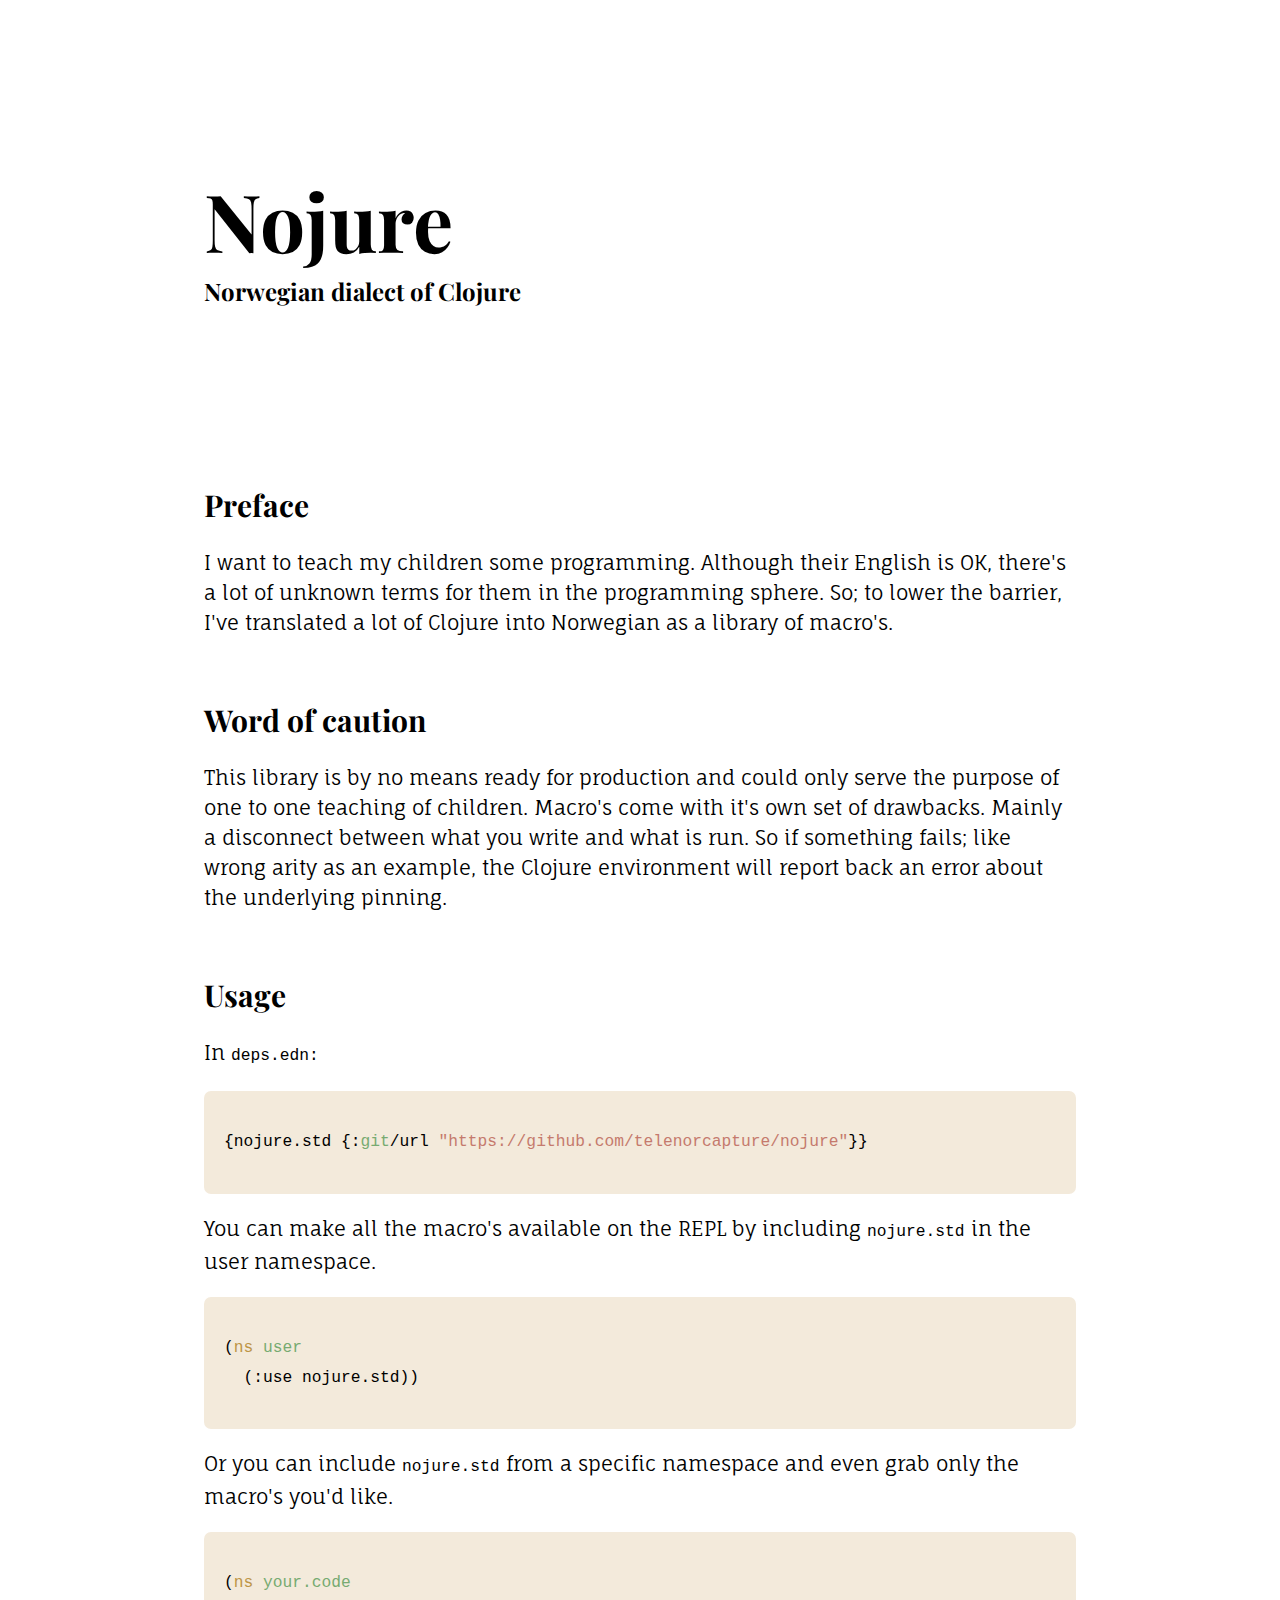
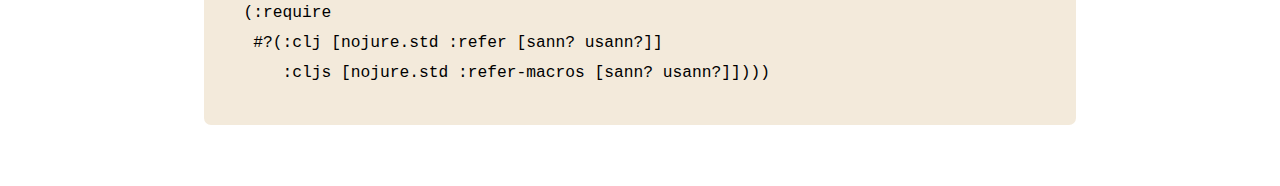
<file: docs/README.html>
<?xml version="1.0" encoding="utf-8"?>
<!DOCTYPE html PUBLIC "-//W3C//DTD XHTML 1.0 Strict//EN"
"http://www.w3.org/TR/xhtml1/DTD/xhtml1-strict.dtd">
<html xmlns="http://www.w3.org/1999/xhtml" lang="en" xml:lang="en">
<head>
<!-- 2022-09-21 Wed 12:53 -->
<meta http-equiv="Content-Type" content="text/html;charset=utf-8" />
<meta name="viewport" content="width=device-width, initial-scale=1" />
<title>Nojure</title>
<meta name="author" content="Henrik Kjerringvåg" />
<meta name="generator" content="Org Mode" />
<link rel='stylesheet' href='./docs.css'><script defer src='./docs.js'></script>
</head>
<body>
<div id="content" class="content">
<h1 class="title">Nojure
<br />
<span class="subtitle">Norwegian dialect of Clojure</span>
</h1>


<div id="outline-container-orgf533a66" class="outline-2">
<h2 id="orgf533a66">Preface</h2>
<div class="outline-text-2" id="text-orgf533a66">
<p>
I want to teach my children some programming. Although their English
is OK, there's a lot of unknown terms for them in the programming sphere.
So; to lower the barrier, I've translated a lot of Clojure into
Norwegian as a library of macro's.
</p>
</div>
</div>


<div id="outline-container-orge15d35a" class="outline-2">
<h2 id="orge15d35a">Word of caution</h2>
<div class="outline-text-2" id="text-orge15d35a">
<p>
This library is by no means ready for production and could only serve
the purpose of one to one teaching of children. Macro's come with it's
own set of drawbacks. Mainly a disconnect between what you write and
what is run. So if something fails; like wrong arity as an example,
the Clojure environment will report back an error about the underlying
pinning.
</p>
</div>
</div>


<div id="outline-container-org8cff1ea" class="outline-2">
<h2 id="org8cff1ea">Usage</h2>
<div class="outline-text-2" id="text-org8cff1ea">
<p>
In <code>deps.edn:</code>
</p>
<div class="org-src-container">
<pre class="src src-clojure">{nojure.std {<span class="org-clojure-keyword">:</span><span class="org-type">git</span><span class="org-default">/</span><span class="org-clojure-keyword">url</span> <span class="org-string">"https://github.com/telenorcapture/nojure"</span>}}
</pre>
</div>

<p>
You can make all the macro's available on the REPL by including
<code>nojure.std</code> in the user namespace.
</p>
<div class="org-src-container">
<pre class="src src-clojure">(<span class="org-keyword">ns</span> <span class="org-type">user</span>
  (<span class="org-clojure-keyword">:use</span> nojure.std))
</pre>
</div>

<p>
Or you can include <code>nojure.std</code> from a specific namespace and even grab
only the macro's you'd like.
</p>
<div class="org-src-container">
<pre class="src src-clojure">(<span class="org-keyword">ns</span> <span class="org-type">your.code</span>
  (<span class="org-clojure-keyword">:require</span>
   #?(<span class="org-clojure-keyword">:clj</span> [nojure.std <span class="org-clojure-keyword">:refer</span> [sann? usann?]]
      <span class="org-clojure-keyword">:cljs</span> [nojure.std <span class="org-clojure-keyword">:refer-macros</span> [sann? usann?]])))
</pre>
</div>
</div>
</div>
</div>
</body>
</html>
</file>
<file: docs/docs.css>
@import url('https://fonts.googleapis.com/css?family=Playfair+Display|Fauna+One|JetBrains+Mono');

:root {
  font-family: "SF Pro Display", "SF Pro Icons", "Helvetica Neue", Helvetica, Arial, sans-serif;
  font-size: 62.5%;
  --headline: "Playfair Display";
  --paragraph: "Fauna One";
  --code: "JetBrains Mono";
}

body {
  font-size: 2em;
}

body,
p {
    font-family: var(--paragraph);
    line-height: 1.5em;
}

h1,
h2,
h3,
h4 {
    font-family: var(--headline);
    line-height: 1.5em;
}

h1 {
    font-size: 4em;
}

.subtitle {
    font-size: .3em;
    position: relative;
    top: -3em;
}

:root {
  --bg: #fbf2e3;
  --bg-selected: #ffc75b;
  --bg-pop: #f3eadb;
  --fg: #393939;
  --fg-inactive: #aba694;
  --highlight: #d6f1d0;
  --change: #2cc2de;
  --ex-bg: #2ec77c;
  --keyword: #bd9546;
  --variable: #d97f37;
  --constant: #fda229;
  --string: #c57a6d;
  --builtin: #77aa71;
  --warning: #ff4136;
}

@media (prefers-color-scheme: dark) {
  :root {
    --bg: #232331;
    --bg-selected: #ffc75b;
    --bg-pop: #3e3e56;
    --fg: #f8f8f8;
    --fg-inactive: #9797c8;
    --highlight: #363646;
    --change: #be70ff;
    --ex-bg: #2ec77c;
    --variable: #f7df3e;
    --keyword: #be9d5e;
    --constant: #f7c96e;
    --string: #d37c5d;
    --builtin: #a7ad85;
    --warning: #e53f67;
  }
}

.org-string,
.org-doc {
    color: var(--string);
}
.org-variable {
    color: var(--variable);
}
.org-keyword {
    color: var(--keyword);
}
.org-constant {
    color: var(--constant);
}
.org-function-name,
.org-type,
.org-builtin {
    color: var(--builtin);
}
.org-warning {
    color: var(--warning);
}

* {
    box-sizing: border-box;
}

html,
body {
    margin: 0;
    padding: 0;
}

h1,
h2,
h3,
h4 {
    margin: 2em 0 .5em 0;
}

#content {
    max-width: 1000px;
    margin: 0 auto;
    padding: 0 5vw 5vw 5vw;
}

table {
    table-layout: fixed;
    width: 100%;
}
thead {
    border-top-color: transparent;
}
tbody {
    border-bottom-color: transparent;
}

.org-src-container {
    background: var(--bg-pop);
    border-radius: .35em;
    font-family: var(--code);
    max-width: 100%;
    padding: 1em;
    overflow: auto;
}
</file>
